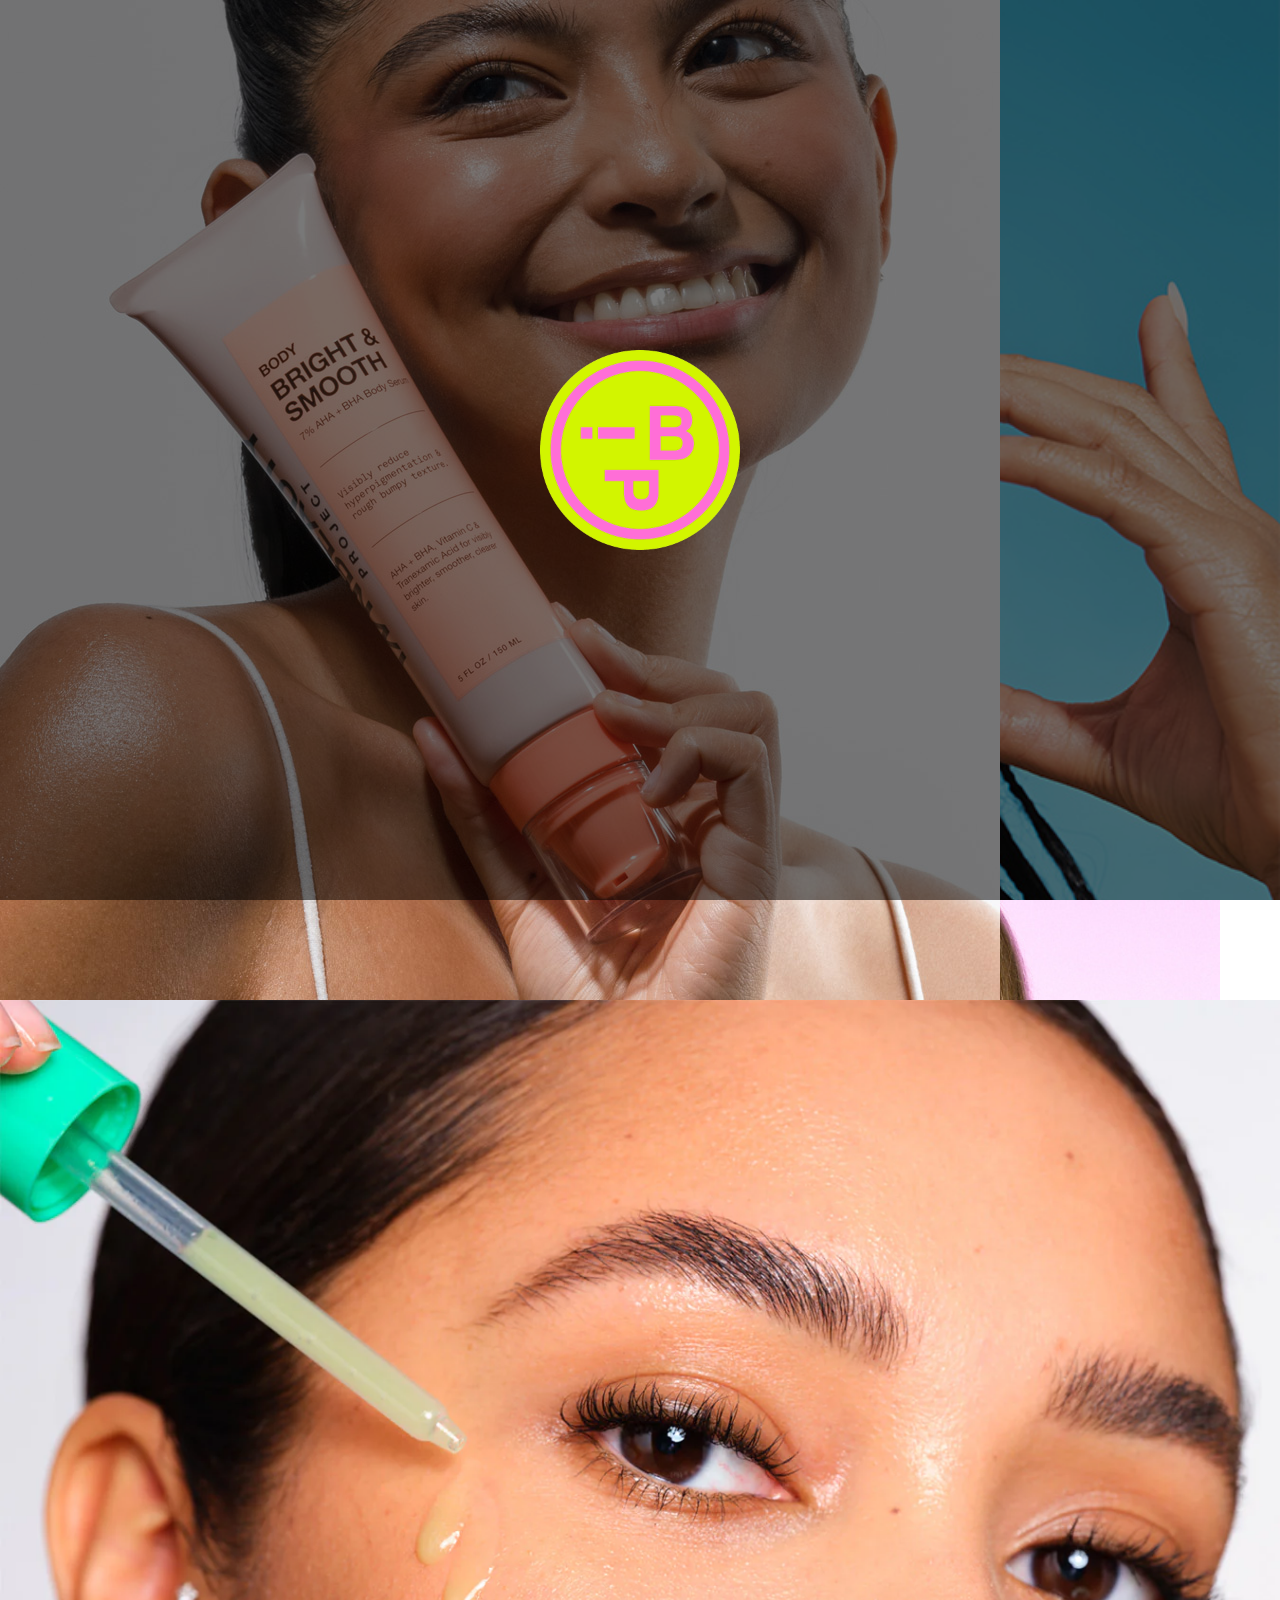
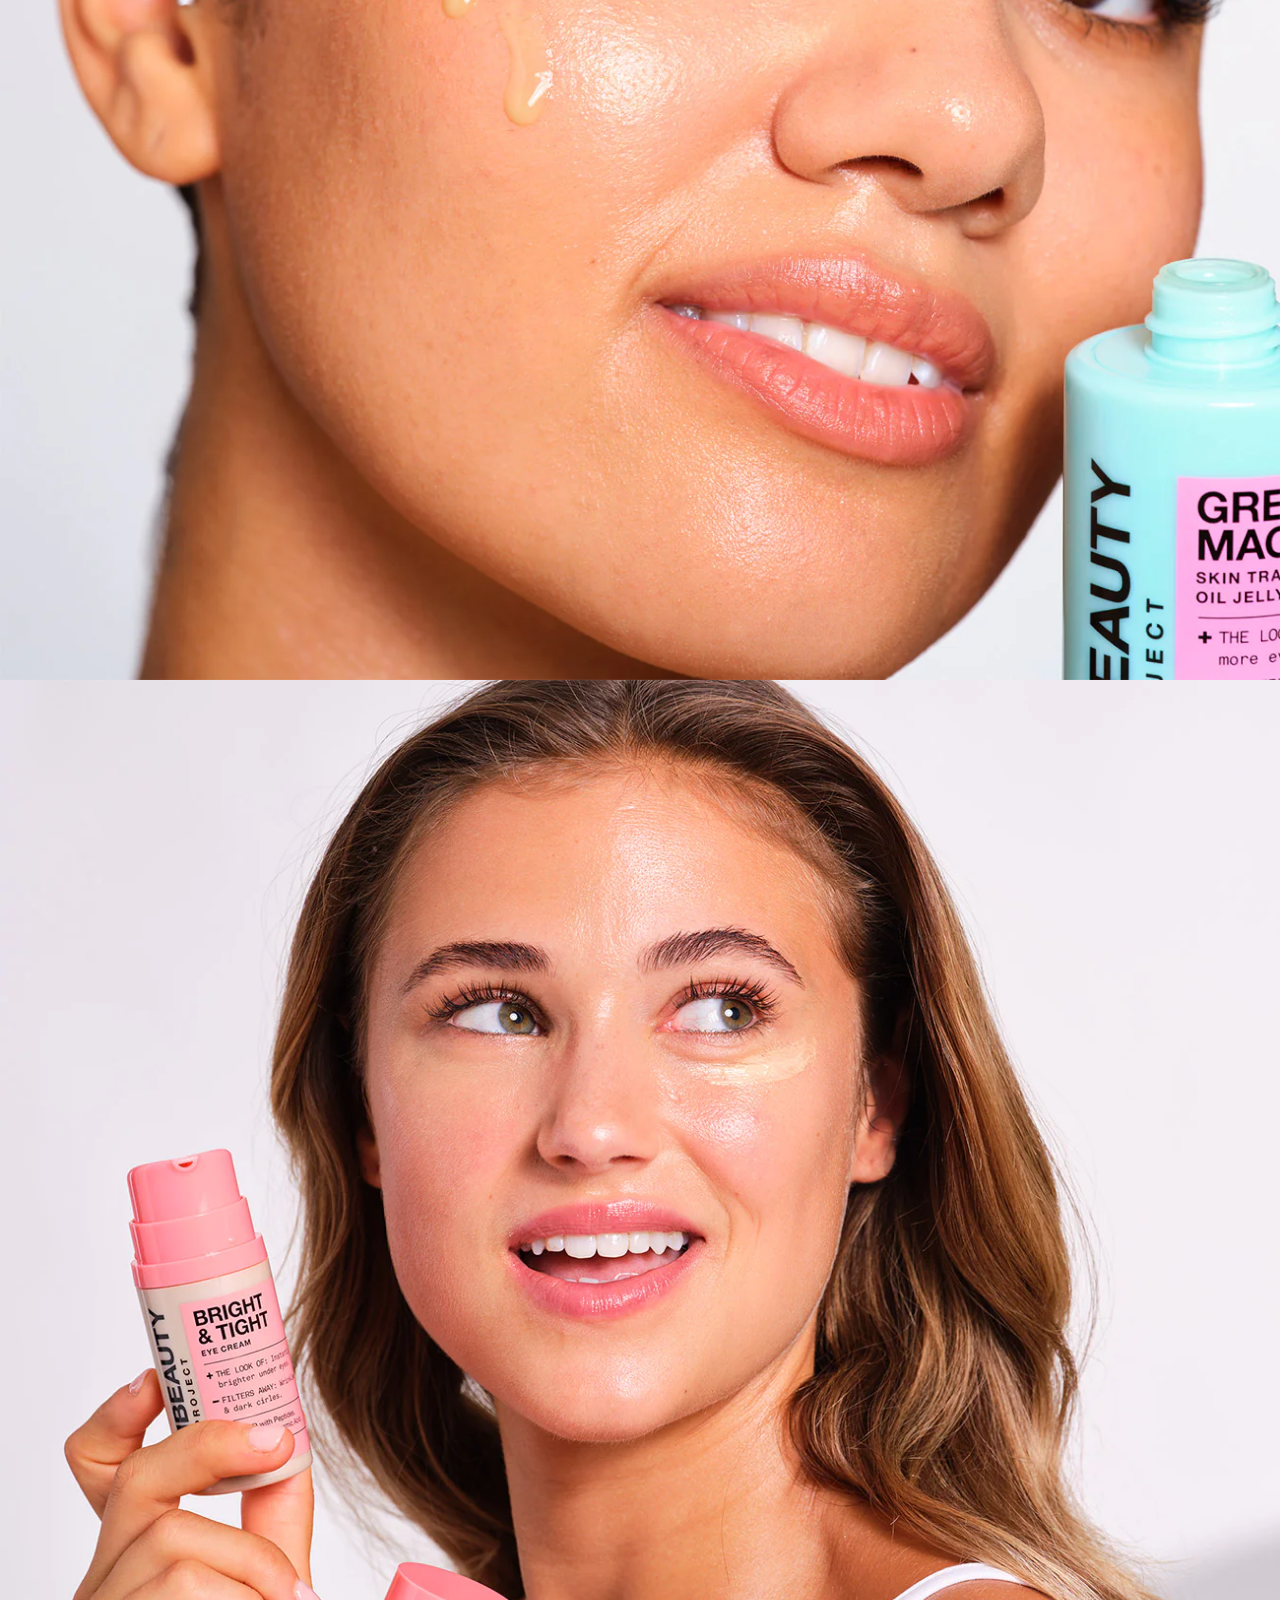
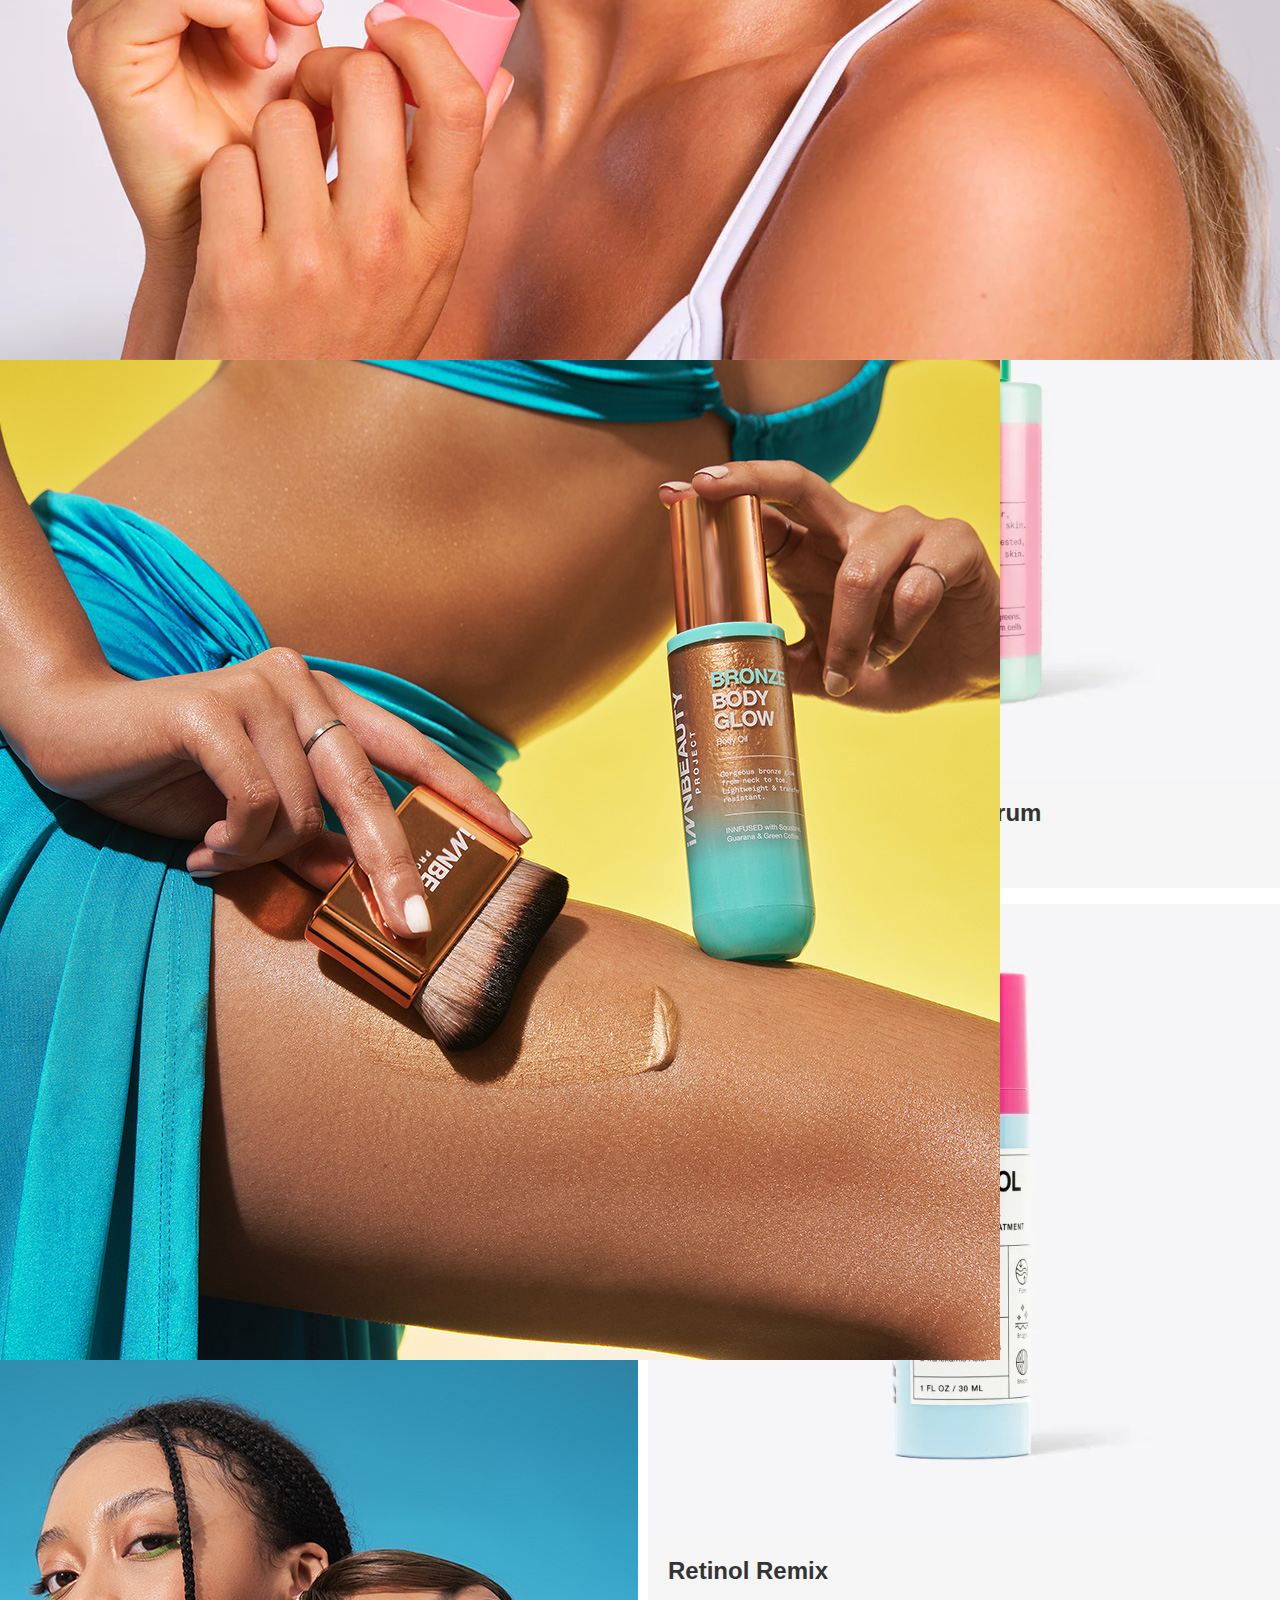
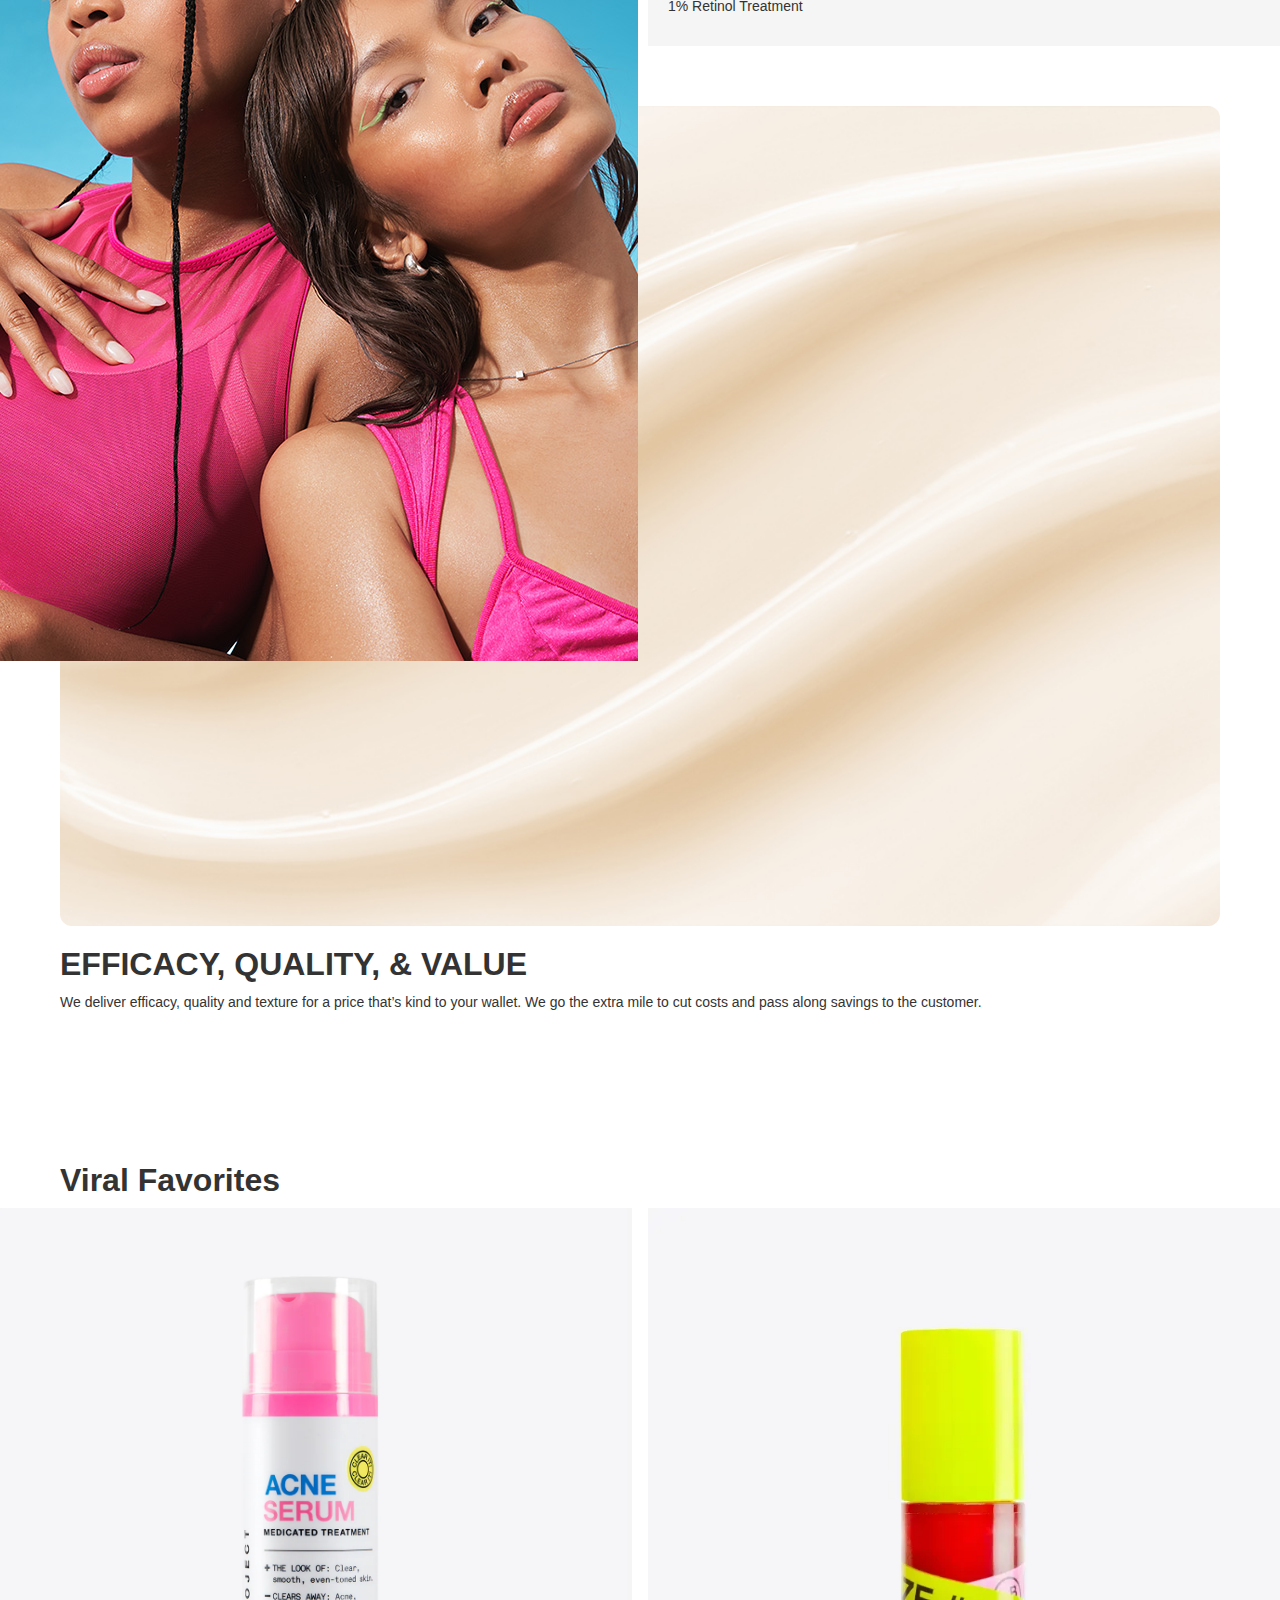
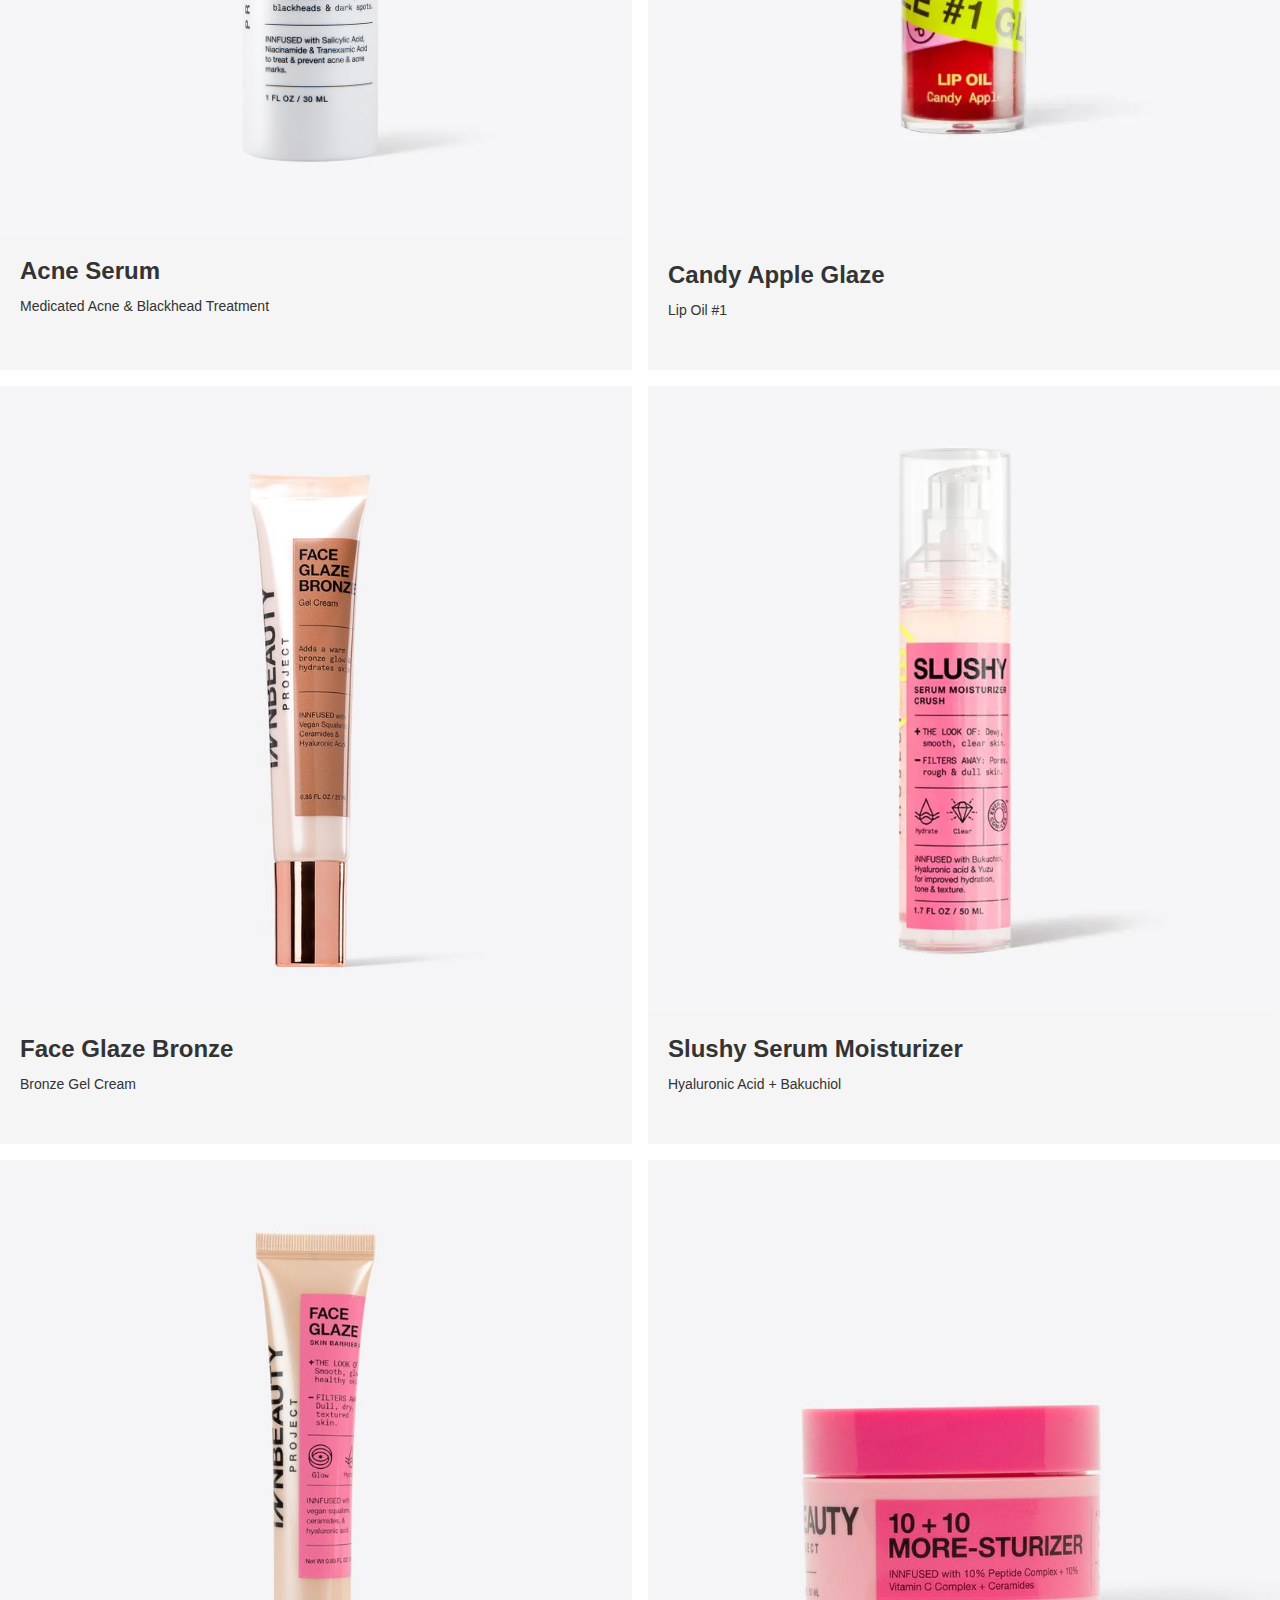
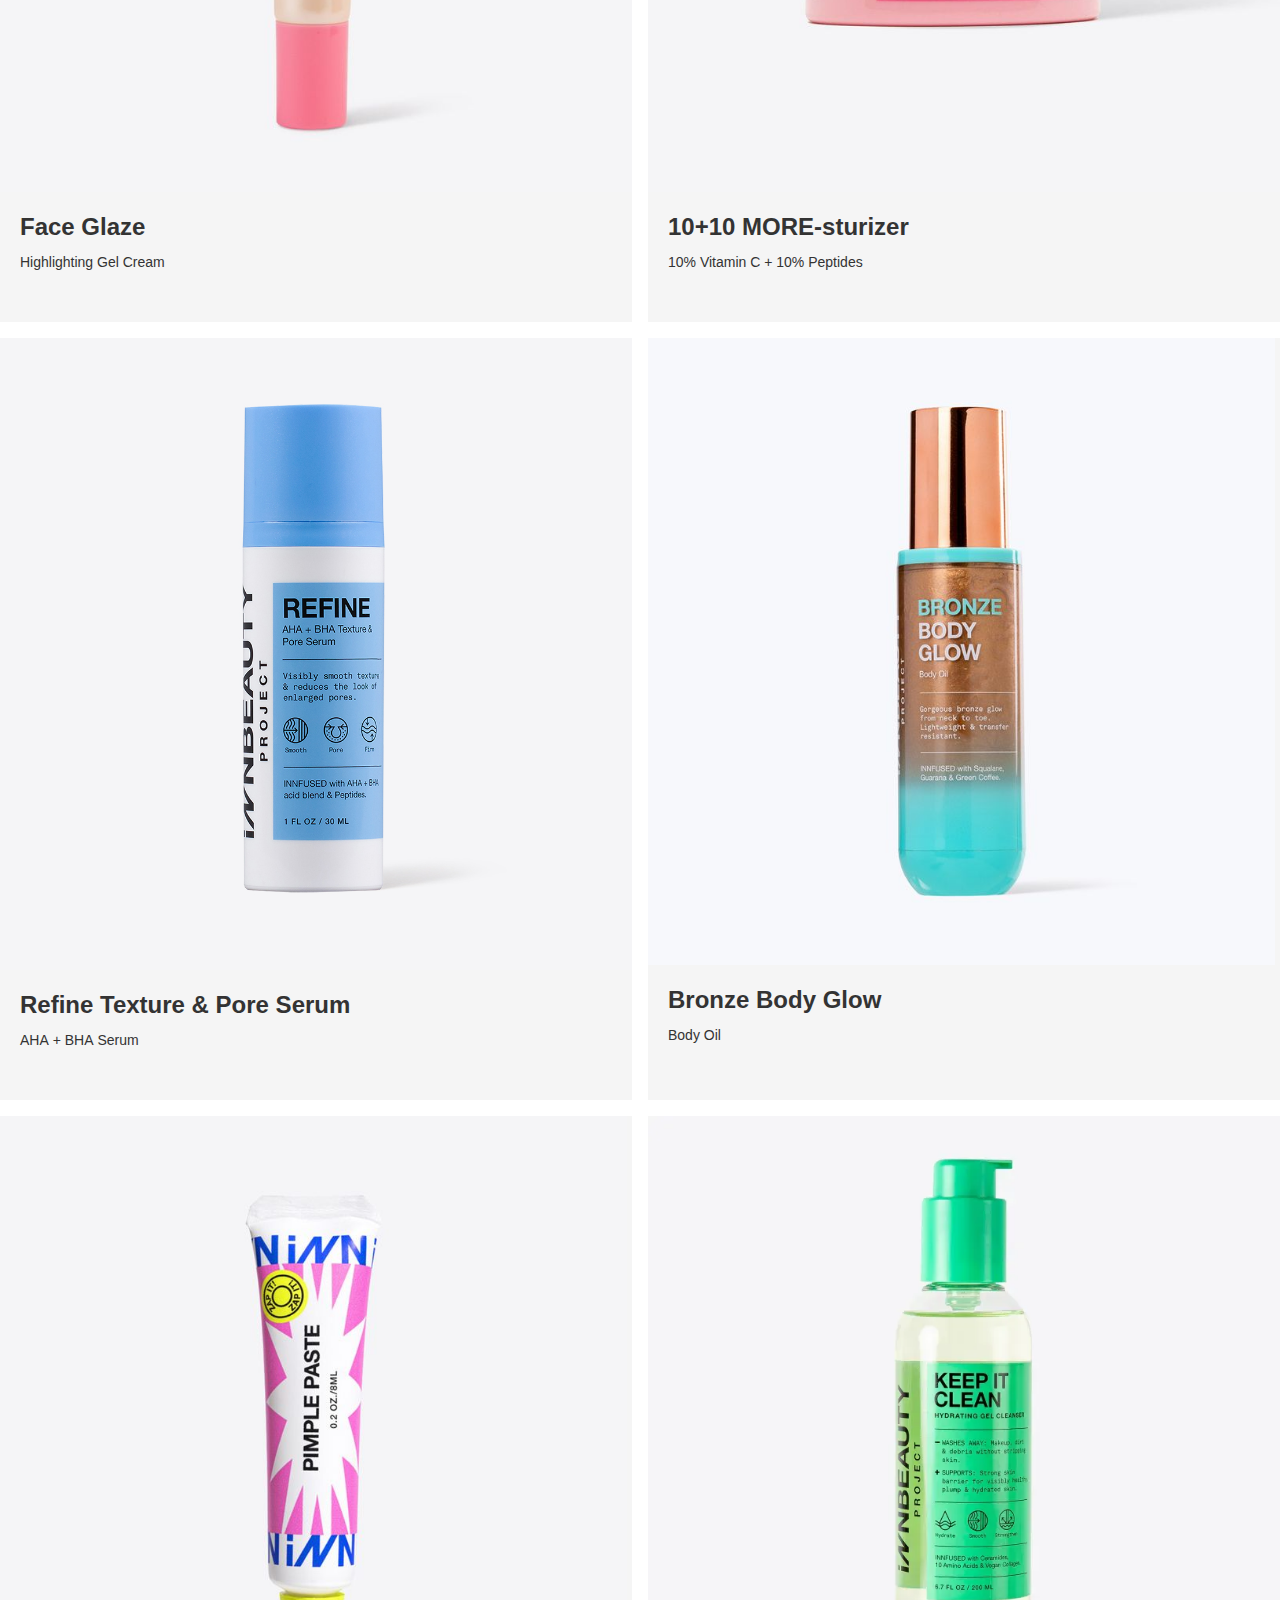
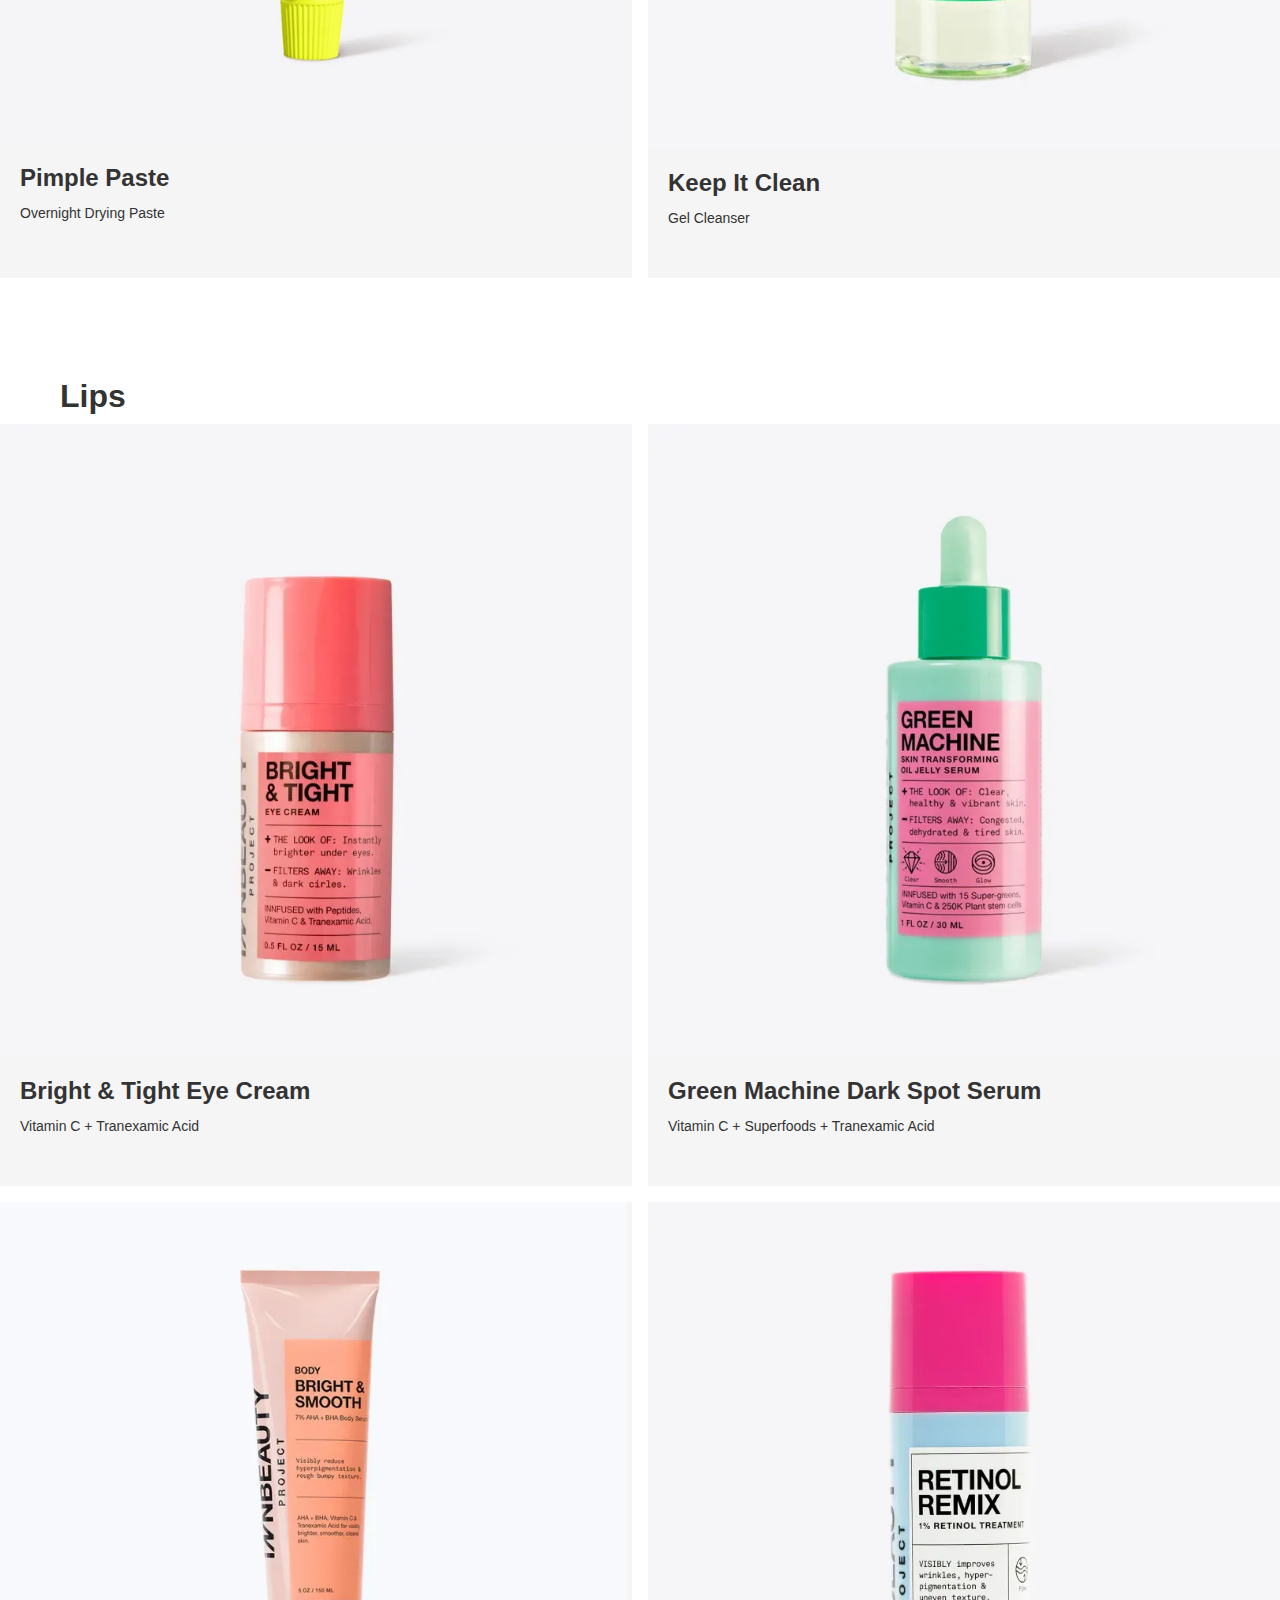
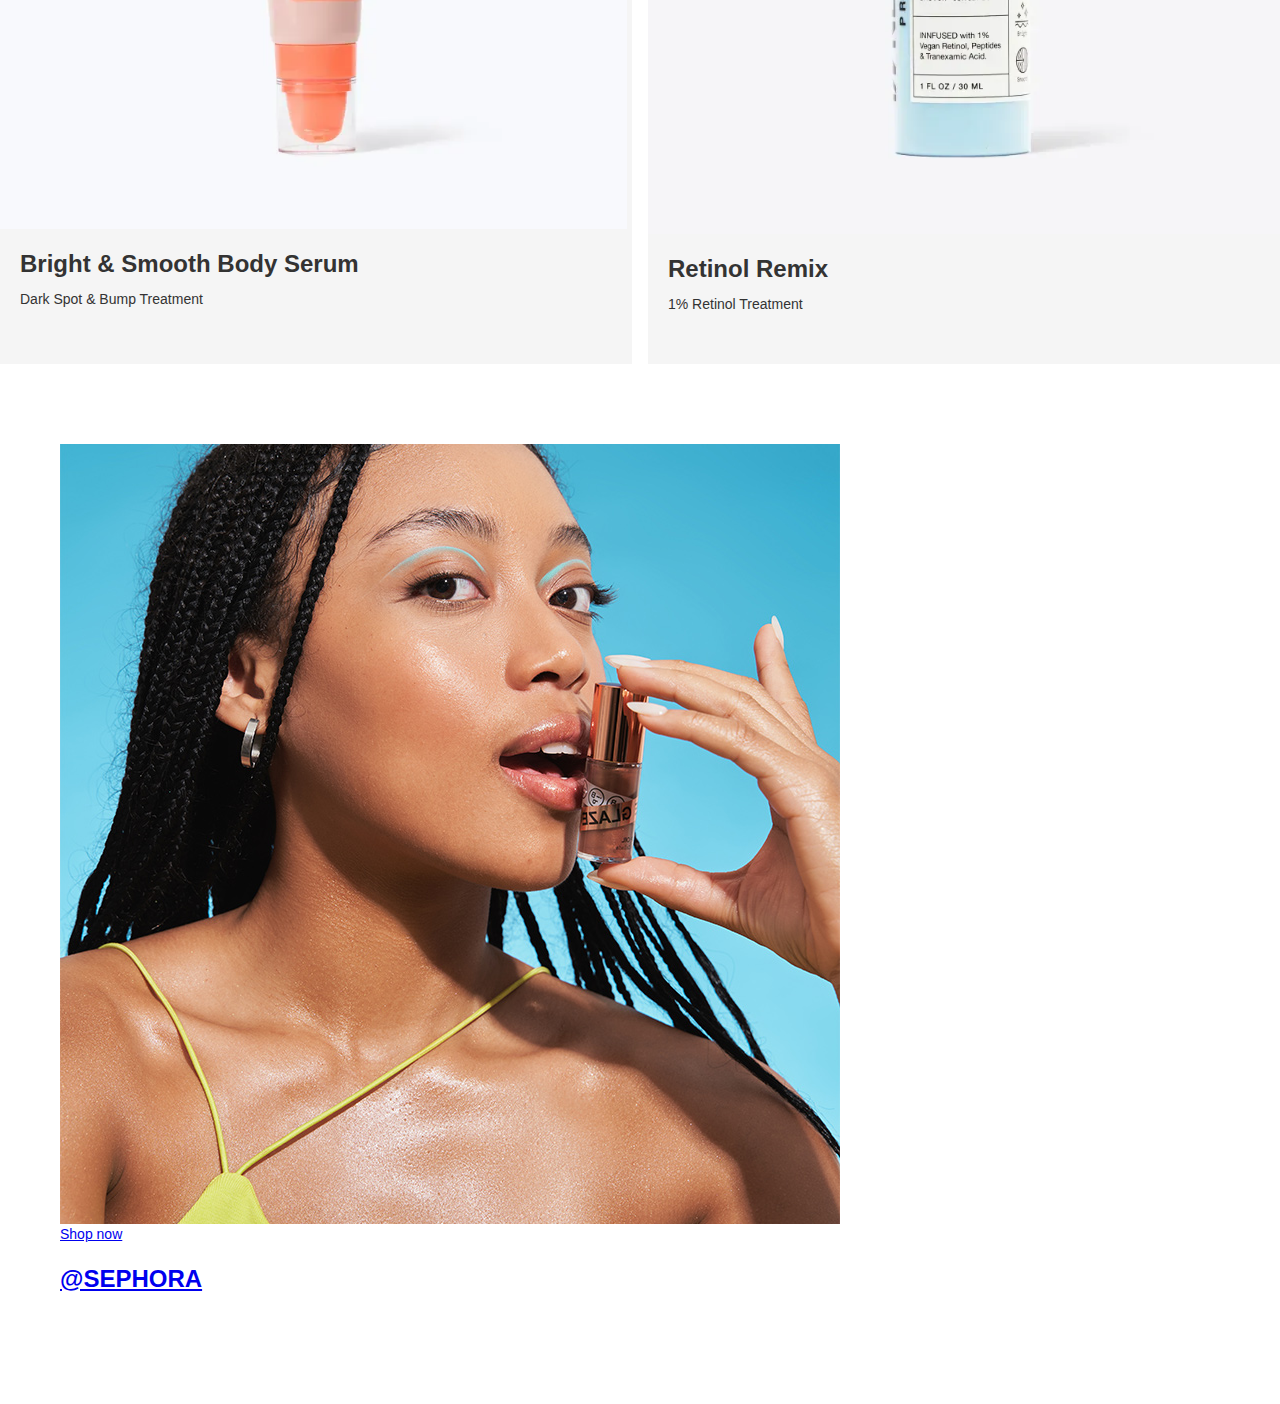
<file: index.html>
<!DOCTYPE html><!--  This site was created in Webflow. https://www.webflow.com  -->
<!--  Last Published: Tue Aug 22 2023 14:50:50 GMT+0000 (Coordinated Universal Time)  -->
<html data-wf-page="64d3b54288958279228a1414" data-wf-site="64d3b54288958279228a1401">
<head>
  <meta charset="utf-8">
  <title>ibp-sephora-brand-page</title>
  <meta content="width=device-width, initial-scale=1" name="viewport">
  <meta content="Webflow" name="generator">
  <link href="css/normalize.css" rel="stylesheet" type="text/css">
  <link href="css/webflow.css" rel="stylesheet" type="text/css">
  <link href="css/ibp-sephora-brand-page.webflow.css" rel="stylesheet" type="text/css">
  <script type="text/javascript">!function(o,c){var n=c.documentElement,t=" w-mod-";n.className+=t+"js",("ontouchstart"in o||o.DocumentTouch&&c instanceof DocumentTouch)&&(n.className+=t+"touch")}(window,document);</script>
  <link href="images/favicon.png" rel="shortcut icon" type="image/x-icon">
  <link href="images/webclip.png" rel="apple-touch-icon">
  <link rel="preload" as="image" href="/images/Bright--smooth-2000x2000-04.jpg">
  <link rel="preload" as="image" href="/images/Homepage-banner---mobile-01.jpg">
  <link rel="preload" as="image" href="/images/bronze-body-glow-01.jpg">
  <link rel="preload" as="image" href="/images/Bright_tight_1300x1300_11.webp">
  <link rel="preload" as="image" href="/images/Greenmachine_1350x1350_01.webp">
  <link rel="preload" as="image" href="/images/GI9qi1AiRfqTvskBBOTe_LBm8oGW2BUv9lEOY.png">
</head>
<body>
  <nav>
    <div class="div-block">
      <a href="https://www.sephora.com/brand/innbeauty-project" target="_blank" class="div-block-2 w-inline-block"><img src="images/ibp-logo.png" loading="lazy" sizes="180px" srcset="images/ibp-logo-p-500.png 500w, images/ibp-logo-p-800.png 800w, images/ibp-logo-p-1080.png 1080w, images/ibp-logo.png 1600w" alt=""></a>
    </div>
  </nav>
  <div data-w-id="cd825e05-1456-fd7c-64af-ee15f13743f4" style="opacity:1;display:block" class="loader">
    <div class="loader-container">
      <div class="div-block-7"><img src="images/GI9qi1AiRfqTvskBBOTe_LBm8oGW2BUv9lEOY.png" loading="eager" sizes="(max-width: 767px) 100vw, 200px" srcset="images/GI9qi1AiRfqTvskBBOTe_LBm8oGW2BUv9lEOY-p-500.png 500w, images/GI9qi1AiRfqTvskBBOTe_LBm8oGW2BUv9lEOY.png 600w" alt="" class="ibp-circle-logo spinning"></div>
    </div>
    <div data-w-id="7bea78f1-432c-29f6-b01e-209b177d47ea" class="loader-images loader-image-5"><img src="images/Bright--smooth-2000x2000-04.jpg" loading="eager" sizes="(max-width: 1000px) 100vw, 1000px" srcset="images/Bright--smooth-2000x2000-04-p-500.jpg 500w, images/Bright--smooth-2000x2000-04-p-800.jpg 800w, images/Bright--smooth-2000x2000-04.jpg 1000w" alt="" class="image-3"></div>
    <div data-w-id="500bb679-2463-30e7-cedf-aeee0ea6996a" class="loader-images loader-image-4"><img src="images/Greenmachine_1350x1350_01.webp" loading="eager" sizes="(max-width: 1350px) 100vw, 1350px" srcset="images/Greenmachine_1350x1350_01-p-500.webp 500w, images/Greenmachine_1350x1350_01-p-800.webp 800w, images/Greenmachine_1350x1350_01-p-1080.webp 1080w, images/Greenmachine_1350x1350_01.webp 1350w" alt="" class="image-3"></div>
    <div data-w-id="faff1385-1deb-8fe5-638d-a1000e7a9d64" class="loader-images loader-image-3"><img src="images/Bright_tight_1300x1300_11.webp" loading="eager" sizes="(max-width: 1300px) 100vw, 1300px" srcset="images/Bright_tight_1300x1300_11-p-500.webp 500w, images/Bright_tight_1300x1300_11-p-800.webp 800w, images/Bright_tight_1300x1300_11-p-1080.webp 1080w, images/Bright_tight_1300x1300_11.webp 1300w" alt="" class="image-3"></div>
    <div data-w-id="8228d7f8-0df2-a193-bbef-2d5c52df797b" class="loader-images loader-image-2"><img src="images/bronze-body-glow-01.jpg" loading="eager" sizes="(max-width: 1000px) 100vw, 1000px" srcset="images/bronze-body-glow-01-p-500.jpg 500w, images/bronze-body-glow-01-p-800.jpg 800w, images/bronze-body-glow-01.jpg 1000w" alt="" class="image-3"></div>
    <div data-w-id="3fe250ea-312b-4bb9-cf88-999114fccff5" class="loader-images loader-image-1"><img src="images/Homepage-banner---mobile-01.jpg" loading="eager" sizes="(max-width: 767px) 100vw, 638px" srcset="images/Homepage-banner---mobile-01-p-500.jpg 500w, images/Homepage-banner---mobile-01.jpg 638w" alt="" class="image-3"></div>
  </div>
  <main class="main">
    <div data-w-id="7e118ed0-2a4f-8054-688e-0fe9863e1e5b" style="opacity:1" class="secondary-loader"></div>
    <div class="hero">
      <div class="hero-container">
        <div class="hero-bg-img"><img src="images/Homepage-banner---mobile-05.jpg" loading="eager" sizes="100vw" srcset="images/Homepage-banner---mobile-05-p-500.jpg 500w, images/Homepage-banner---mobile-05.jpg 600w" alt="" class="image"><img src="images/Clinical--clean-badge-01.png" loading="lazy" width="80" alt="" class="badge spinning hero-badge"></div>
        <div class="hero-content">
          <div>
            <div class="white-text bold-font hero-subtext">SKINCARE THAT&#x27;S</div>
          </div>
          <div>
            <h1 class="xl-headline white-text">Fun on the outside,<br>serious on the inside.</h1>
          </div>
        </div>
      </div>
    </div>
    <div class="section">
      <div class="container">
        <div class="stacked-section">
          <div class="rounded-image"><img src="images/Alisa--Jen-01.jpg" loading="eager" data-w-id="5829d905-95a2-6a4c-b7cc-68a8d7261763" sizes="(max-width: 479px) 93vw, (max-width: 767px) 95vw, (max-width: 991px) 88vw, 99vw" srcset="images/Alisa--Jen-01-p-500.jpg 500w, images/Alisa--Jen-01-p-800.jpg 800w, images/Alisa--Jen-01.jpg 1000w" alt="" class="image-2"></div>
          <div class="stacked-content">
            <h2 class="h3">TWO INDUSTRY PROS</h2>
            <p>We go beyond the hype of a single ingredient, packing science backed &amp; clinically proven ingredients into effective formulas - at unbeatable value.</p>
            <div class="button-container hide">
              <a href="#learn-more" class="button w-button">LEARN MORE</a>
            </div>
          </div>
        </div>
      </div>
    </div>
    <div id="learn-more" class="section">
      <div class="spacer-20px"></div>
      <div class="container">
        <div class="stacked-section">
          <div class="div-block-3"><img src="images/Clinical--clean-badge-01.png" loading="lazy" width="80" alt="" class="badge spinning first-badge">
            <div class="w-embed">
              <style>
.spinning {
	animation: spin 13s linear infinite;
}
@-moz-keyframes spin {
    from { -moz-transform: rotate(0deg); }
    to { -moz-transform: rotate(360deg); }
}
@-webkit-keyframes spin {
    from { -webkit-transform: rotate(0deg); }
    to { -webkit-transform: rotate(360deg); }
}
@keyframes spin {
    from {transform:rotate(0deg);}
    to {transform:rotate(360deg);}
}
</style>
            </div>
            <div class="rounded-image"><img src="images/Untitled-1.jpg" loading="lazy" data-w-id="52bf4747-c957-95d1-2d30-7c0e09ab6569" sizes="(max-width: 479px) 93vw, (max-width: 767px) 95vw, (max-width: 991px) 88vw, 99vw" srcset="images/Untitled-1-p-500.jpg 500w, images/Untitled-1-p-800.jpg 800w, images/Untitled-1.jpg 1000w" alt="" class="image-2"></div>
          </div>
          <div class="stacked-content">
            <h2 class="h3">EFFICACY, QUALITY, &amp; VALUE</h2>
            <p class="paragraph">We deliver efficacy, quality and texture for a price that’s kind to your wallet. We go the extra mile to cut costs and pass along savings to the customer.</p>
          </div>
        </div>
      </div>
      <div class="spacer-20px"></div>
    </div>
    <div id="learn-more" class="section">
      <div class="container">
        <h2 class="h3">REAL RESULTS</h2>
        <div>
          <div data-delay="4000" data-animation="cross" class="bandaslider w-slider" data-autoplay="false" data-easing="ease" data-hide-arrows="false" data-disable-swipe="false" data-autoplay-limit="0" data-nav-spacing="3" data-duration="350" data-infinite="true">
            <div class="w-slider-mask">
              <div class="w-slide"><img sizes="(max-width: 479px) 93vw, (max-width: 767px) 95vw, (max-width: 991px) 88vw, (max-width: 1333px) 90vw, 1200px" srcset="images/ba-acne.png 500w, images/ba-acne.png 800w, images/ba-acne.png 1200w" src="images/ba-acne.png" loading="lazy" alt=""></div>
              <div class="w-slide"><img sizes="(max-width: 479px) 93vw, (max-width: 767px) 95vw, (max-width: 991px) 88vw, (max-width: 1333px) 90vw, 1200px" srcset="images/ba-btec-2-p-500.png 500w, images/ba-btec-2-p-800.png 800w, images/ba-btec-2.png 1200w" src="images/ba-btec-2.png" loading="lazy" alt=""></div>
              <div class="w-slide"><img sizes="(max-width: 479px) 93vw, (max-width: 767px) 95vw, (max-width: 991px) 88vw, (max-width: 1333px) 90vw, 1200px" srcset="images/ba-green-p-500.png 500w, images/ba-green-p-800.png 800w, images/ba-green.png 1200w" src="images/ba-green.png" loading="lazy" alt=""></div>
              <div class="w-slide"><img sizes="(max-width: 479px) 93vw, (max-width: 767px) 95vw, (max-width: 991px) 88vw, (max-width: 1333px) 90vw, 1200px" srcset="images/ba-retinol-p-500.png 500w, images/ba-retinol-p-800.png 800w, images/ba-retinol.png 1200w" src="images/ba-retinol.png" loading="lazy" alt=""></div>
              <div class="w-slide"><img src="images/ba-slushy.png" loading="lazy" sizes="(max-width: 479px) 93vw, (max-width: 767px) 95vw, (max-width: 991px) 88vw, (max-width: 1333px) 90vw, 1200px" srcset="images/ba-slushy-p-500.png 500w, images/ba-slushy-p-800.png 800w, images/ba-slushy.png 1200w" alt=""></div>
            </div>
            <div class="banda-left w-slider-arrow-left">
              <div class="custom-slide-nav-button">
                <div class="w-embed"><svg xmlns="http://www.w3.org/2000/svg" width="18.18" height="17.703" viewbox="0 0 18.18 17.703">
                    <g id="Group_269" data-name="Group 269" transform="translate(-303.971 -1522.134)">
                      <line id="Line_27" data-name="Line 27" x1="17.427" transform="translate(304.723 1530.986)" fill="none" stroke="#231f20" stroke-miterlimit="10" stroke-width="1"></line>
                      <path id="Path_384" data-name="Path 384" d="M289.433,7.759l-9.551,8.478,9.551,8.478" transform="translate(24.842 1514.749)" fill="none" stroke="#231f20" stroke-miterlimit="10" stroke-width="1"></path>
                    </g>
                  </svg></div>
              </div>
            </div>
            <div class="banda-right w-slider-arrow-right">
              <div class="custom-slide-nav-button">
                <div class="w-embed"><svg xmlns="http://www.w3.org/2000/svg" width="18.18" height="17.703" viewbox="0 0 18.18 17.703">
                    <g id="Group_270" data-name="Group 270" transform="translate(-344.061 -1522.134)">
                      <line id="Line_28" data-name="Line 28" x2="17.427" transform="translate(344.061 1530.986)" fill="none" stroke="#231f20" stroke-miterlimit="10" stroke-width="1"></line>
                      <path id="Path_385" data-name="Path 385" d="M321.8,7.759l9.551,8.478L321.8,24.714" transform="translate(30.137 1514.749)" fill="none" stroke="#231f20" stroke-miterlimit="10" stroke-width="1"></path>
                    </g>
                  </svg></div>
              </div>
            </div>
            <div class="slide-nav realresultsnav w-slider-nav w-round"></div>
          </div>
        </div>
        <div class="spacer-20px"></div>
      </div>
    </div>
    <div class="section">
      <div class="spacer-20px"></div>
      <div class="section-header">
        <div class="container">
          <h2 class="h2">Best Sellers</h2>
        </div>
      </div>
      <div class="product-grid">
        <div class="product-card">
          <div class="product-image"><img src="images/Bright_tightheroimage_1350x1350_01.webp" loading="lazy" sizes="(max-width: 479px) 68vw, (max-width: 991px) 49vw, (max-width: 3292px) 50vw, 1646px" srcset="images/Bright_tightheroimage_1350x1350_01-p-500.webp 500w, images/Bright_tightheroimage_1350x1350_01-p-800.webp 800w, images/Bright_tightheroimage_1350x1350_01-p-1080.webp 1080w, images/Bright_tightheroimage_1350x1350_01-p-1600.webp 1600w, images/Bright_tightheroimage_1350x1350_01.webp 1646w" alt=""></div>
          <div class="product-content">
            <h3 class="product-title">Bright &amp; Tight Eye Cream</h3>
            <p class="product-subtext">Vitamin C + Tranexamic Acid</p>
          </div>
          <div class="product-card-button">
            <a data-w-id="7b9cd4dd-deee-6bd4-c348-2f22ef639dd8" href="#" class="button outline-button green-machine-button w-button">LEARN MORE</a>
            <div class="flyout eye-cream-flyout">
              <div data-w-id="5a2e9238-ed17-972e-58b4-f875068c826c" class="flyout-close">
                <div class="close-x">
                  <div class="plus-x">+</div>
                </div>
              </div>
              <div class="flyout-container">
                <div class="flyout-inner">
                  <div class="flyout-hero">
                    <div class="flyout-hero-image">
                      <div data-delay="4000" data-animation="slide" class="slider w-slider" data-autoplay="false" data-easing="ease-out-cubic" data-hide-arrows="true" data-disable-swipe="false" data-autoplay-limit="0" data-nav-spacing="5" data-duration="300" data-infinite="true">
                        <div class="w-slider-mask">
                          <div class="w-slide"><img sizes="100vw" srcset="images/Bright_tight_1300x1300_11-p-500.webp 500w, images/Bright_tight_1300x1300_11-p-800.webp 800w, images/Bright_tight_1300x1300_11-p-1080.webp 1080w, images/Bright_tight_1300x1300_11.webp 1300w" src="images/Bright_tight_1300x1300_11.webp" loading="lazy" alt=""></div>
                          <div class="w-slide"><img sizes="100vw" srcset="images/Bright_tight_1350x1350_05-p-500.webp 500w, images/Bright_tight_1350x1350_05-p-800.webp 800w, images/Bright_tight_1350x1350_05-p-1080.webp 1080w, images/Bright_tight_1350x1350_05.webp 1350w" src="images/Bright_tight_1350x1350_05.webp" loading="lazy" alt=""></div>
                          <div class="w-slide"><img sizes="100vw" srcset="images/Eye-graphic-2000x2000-01-p-500.jpg 500w, images/Eye-graphic-2000x2000-01-p-800.jpg 800w, images/Eye-graphic-2000x2000-01.jpg 1000w" src="images/Eye-graphic-2000x2000-01.jpg" loading="lazy" alt=""></div>
                        </div>
                        <div class="left-arrow w-slider-arrow-left">
                          <div class="icon w-icon-slider-left"></div>
                        </div>
                        <div class="right-arrow w-slider-arrow-right">
                          <div class="icon w-icon-slider-right"></div>
                        </div>
                        <div class="slide-nav w-slider-nav w-round"></div>
                      </div>
                    </div>
                  </div>
                  <div class="container overflow-hidden">
                    <div class="spacer-10px"></div>
                    <div class="spacer-20px"></div>
                    <div>
                      <h2 class="h2">Bright &amp; Tight Eye Cream</h2>
                      <p class="product-subtext">Vitamin C + Tranexamic Acid + Peptides</p>
                      <div class="spacer-10px"></div>
                      <p class="paragraph">Good-bye dark circles! A refreshing &amp; hydrating eye cream that instantly brightens the eye area for a refreshed, wide-awake look.<br><br>With 15% clinically active ingredients, Bright &amp; Tight Eye Cream works to reduce the look of dark circles &amp; smooth wrinkles over time, no matter your tone.</p>
                    </div>
                    <div class="spacer-20px"></div>
                    <div class="spacer-10px"></div>
                  </div>
                  <div class="tabs-section">
                    <div class="div-block-6">
                      <div data-current="Tab 2" data-easing="ease" data-duration-in="300" data-duration-out="100" class="tabs w-tabs">
                        <div class="tabs-menu w-tab-menu">
                          <a data-w-tab="Tab 1" class="tab-link-tab-2 w-inline-block w-tab-link">
                            <div class="tab-title">The Results</div>
                          </a>
                          <a data-w-tab="Tab 2" class="tab-link-tab-2 w-inline-block w-tab-link w--current">
                            <div class="tab-title">How to Use</div>
                          </a>
                          <a data-w-tab="Tab 3" class="tab-link-tab-2 w-inline-block w-tab-link">
                            <div class="tab-title">Ingredients</div>
                          </a>
                        </div>
                        <div class="w-tab-content">
                          <div data-w-tab="Tab 1" class="w-tab-pane">
                            <div class="tab-inner">
                              <div class="container">
                                <div class="before-after-section">
                                  <h3>Before &amp; After</h3>
                                  <div class="div-block-8">
                                    <div data-delay="4000" data-animation="slide" class="slider-2 w-slider" data-autoplay="false" data-easing="ease" data-hide-arrows="false" data-disable-swipe="false" data-autoplay-limit="0" data-nav-spacing="3" data-duration="500" data-infinite="true">
                                      <div class="w-slider-mask">
                                        <div class="w-slide"><img sizes="100vw" srcset="images/ba-btec-1-p-500.jpg 500w, images/ba-btec-1.jpg 690w" src="images/ba-btec-1.jpg" loading="lazy" alt=""></div>
                                        <div class="w-slide"><img sizes="100vw" srcset="images/ba-btec-3-p-500.jpg 500w, images/ba-btec-3.jpg 690w" src="images/ba-btec-3.jpg" loading="lazy" alt=""></div>
                                        <div class="w-slide"><img sizes="100vw" srcset="images/ba-btec-2-p-500.jpg 500w, images/ba-btec-2.jpg 690w" src="images/ba-btec-2.jpg" loading="lazy" alt=""></div>
                                      </div>
                                      <div class="left-arrow-2 w-slider-arrow-left">
                                        <div class="w-icon-slider-left"></div>
                                      </div>
                                      <div class="right-arrow-2 w-slider-arrow-right">
                                        <div class="w-icon-slider-right"></div>
                                      </div>
                                      <div class="slide-nav w-slider-nav w-round"></div>
                                    </div>
                                  </div>
                                </div>
                                <div class="div-block-12"><img sizes="100vw" srcset="images/Eye-graphic-1080x1080-02-p-500.jpg 500w, images/Eye-graphic-1080x1080-02-p-800.jpg 800w, images/Eye-graphic-1080x1080-02.jpg 1080w" src="images/Eye-graphic-1080x1080-02.jpg" loading="lazy" alt=""></div>
                              </div>
                            </div>
                          </div>
                          <div data-w-tab="Tab 2" class="w-tab-pane w--tab-active">
                            <div class="tab-inner">
                              <div class="container">
                                <p class="paragraph">Apply a half of a pump of Bright &amp; Tight 360 degrees around each eye &amp; gently massage in.</p>
                                <div class="div-block-12"><img sizes="100vw" srcset="images/image-p-500.png 500w, images/image-p-800.png 800w, images/image-p-1080.png 1080w, images/image.png 1216w" src="images/image.png" loading="lazy" alt=""></div>
                              </div>
                            </div>
                          </div>
                          <div data-w-tab="Tab 3" class="w-tab-pane">
                            <div class="tab-inner">
                              <div class="container"><img sizes="(max-width: 479px) 93vw, (max-width: 767px) 95vw, 100vw" srcset="images/Bright_tight_1350x1350_06-p-500.webp 500w, images/Bright_tight_1350x1350_06-p-800.webp 800w, images/Bright_tight_1350x1350_06-p-1080.webp 1080w, images/Bright_tight_1350x1350_06.webp 1350w" src="images/Bright_tight_1350x1350_06.webp" loading="lazy" alt=""></div>
                            </div>
                          </div>
                        </div>
                      </div>
                    </div>
                  </div>
                </div>
              </div>
            </div>
          </div>
          <div class="product-badge"><img src="images/2018-june-cleanbeauty-clean-seal-EDIT-us-final-outlined.png" loading="lazy" sizes="(max-width: 479px) 60px, (max-width: 767px) 76px, 100vw" srcset="images/2018-june-cleanbeauty-clean-seal-EDIT-us-final-outlined-p-500.png 500w, images/2018-june-cleanbeauty-clean-seal-EDIT-us-final-outlined.png 640w" alt="" class="sephora-badge"></div>
        </div>
        <div class="product-card">
          <div class="product-image"><img src="images/Greenmachineserum_2000x2000_01_1.webp" loading="lazy" sizes="(max-width: 479px) 68vw, (max-width: 991px) 49vw, (max-width: 4000px) 50vw, 2000px" srcset="images/Greenmachineserum_2000x2000_01_1-p-500.webp 500w, images/Greenmachineserum_2000x2000_01_1-p-800.webp 800w, images/Greenmachineserum_2000x2000_01_1-p-1080.webp 1080w, images/Greenmachineserum_2000x2000_01_1-p-1600.webp 1600w, images/Greenmachineserum_2000x2000_01_1.webp 2000w" alt=""></div>
          <div class="product-content">
            <h3 class="product-title">Green Machine Dark Spot Serum</h3>
            <p class="product-subtext">Vitamin C + Superfoods + Tranexamic Acid</p>
          </div>
          <div class="product-card-button">
            <a data-w-id="cb59784f-dd7c-2058-1425-567b2c953328" href="#" class="button outline-button green-machine-button w-button">LEARN MORE</a>
            <div class="flyout green-machine-flyout">
              <div data-w-id="761cb2d2-9a2e-d2c9-6b4a-7cb0b30b751e" class="flyout-close">
                <div class="close-x">
                  <div class="plus-x">+</div>
                </div>
              </div>
              <div class="flyout-container">
                <div class="flyout-inner">
                  <div class="flyout-hero">
                    <div class="flyout-hero-image">
                      <div data-delay="4000" data-animation="slide" class="slider w-slider" data-autoplay="false" data-easing="ease-out-cubic" data-hide-arrows="true" data-disable-swipe="false" data-autoplay-limit="0" data-nav-spacing="5" data-duration="300" data-infinite="true">
                        <div class="w-slider-mask">
                          <div class="w-slide"><img src="images/Greenmachineserum_2000x2000_01_1.webp" loading="lazy" sizes="100vw" srcset="images/Greenmachineserum_2000x2000_01_1-p-500.webp 500w, images/Greenmachineserum_2000x2000_01_1-p-800.webp 800w, images/Greenmachineserum_2000x2000_01_1-p-1080.webp 1080w, images/Greenmachineserum_2000x2000_01_1-p-1600.webp 1600w, images/Greenmachineserum_2000x2000_01_1.webp 2000w" alt=""></div>
                          <div class="w-slide"><img src="images/Greenmachine_1350x1350_01.webp" loading="lazy" sizes="100vw" srcset="images/Greenmachine_1350x1350_01-p-500.webp 500w, images/Greenmachine_1350x1350_01-p-800.webp 800w, images/Greenmachine_1350x1350_01-p-1080.webp 1080w, images/Greenmachine_1350x1350_01.webp 1350w" alt=""></div>
                          <div class="w-slide"><img src="images/Green-machine---infographic-2000x2000-04.jpg" loading="lazy" sizes="100vw" srcset="images/Green-machine---infographic-2000x2000-04-p-500.jpg 500w, images/Green-machine---infographic-2000x2000-04-p-800.jpg 800w, images/Green-machine---infographic-2000x2000-04-p-1080.jpg 1080w, images/Green-machine---infographic-2000x2000-04-p-1600.jpg 1600w, images/Green-machine---infographic-2000x2000-04.jpg 2000w" alt=""></div>
                          <div class="w-slide"><img src="images/GMB_A_1080x1080_01.webp" loading="lazy" sizes="100vw" srcset="images/GMB_A_1080x1080_01-p-500.webp 500w, images/GMB_A_1080x1080_01-p-800.webp 800w, images/GMB_A_1080x1080_01.webp 1080w" alt=""></div>
                        </div>
                        <div class="left-arrow w-slider-arrow-left">
                          <div class="icon w-icon-slider-left"></div>
                        </div>
                        <div class="right-arrow w-slider-arrow-right">
                          <div class="icon w-icon-slider-right"></div>
                        </div>
                        <div class="slide-nav w-slider-nav w-round"></div>
                      </div>
                    </div>
                  </div>
                  <div class="container overflow-hidden">
                    <div class="spacer-10px"></div>
                    <div class="spacer-20px"></div>
                    <div>
                      <h2 class="h2">Green Machine Dark Spot Serum</h2>
                      <p class="product-subtext">Vitamin C + Superfoods + Plant Stem Cells</p>
                      <div class="spacer-10px"></div>
                      <p class="paragraph">This Vitamin C serum helps improve the look of dark spots &amp; hyperpigmentation while delivering radiant &amp; visibly firmer skin. Infused with shelf-stable, oil-soluble vitamin C, 15 superfoods, &amp; plant stem cells. Suitable for sensitive skin.</p>
                    </div>
                    <div class="spacer-20px"></div>
                    <div class="spacer-10px"></div>
                  </div>
                  <div class="tabs-section">
                    <div class="div-block-6">
                      <div data-current="Tab 1" data-easing="ease" data-duration-in="300" data-duration-out="100" class="tabs w-tabs">
                        <div class="tabs-menu w-tab-menu">
                          <a data-w-tab="Tab 1" class="tab-link-tab-2 w-inline-block w-tab-link w--current">
                            <div class="tab-title">The Results</div>
                          </a>
                          <a data-w-tab="Tab 2" class="tab-link-tab-2 w-inline-block w-tab-link">
                            <div class="tab-title">How to Use</div>
                          </a>
                          <a data-w-tab="Tab 3" class="tab-link-tab-2 w-inline-block w-tab-link">
                            <div class="tab-title">Ingredients</div>
                          </a>
                        </div>
                        <div class="w-tab-content">
                          <div data-w-tab="Tab 1" class="w-tab-pane w--tab-active">
                            <div class="tab-inner">
                              <div class="container">
                                <div class="before-after-section">
                                  <h3>Before &amp; After</h3>
                                  <div class="div-block-8">
                                    <div data-delay="4000" data-animation="slide" class="slider-2 w-slider" data-autoplay="false" data-easing="ease" data-hide-arrows="false" data-disable-swipe="false" data-autoplay-limit="0" data-nav-spacing="3" data-duration="500" data-infinite="true">
                                      <div class="w-slider-mask">
                                        <div class="w-slide"><img sizes="100vw" srcset="images/ba-gm-1-p-500.jpg 500w, images/ba-gm-1.jpg 690w" src="images/ba-gm-1.jpg" loading="lazy" alt=""></div>
                                        <div class="w-slide"><img sizes="100vw" srcset="images/ba-gm-2-p-500.jpg 500w, images/ba-gm-2.jpg 690w" src="images/ba-gm-2.jpg" loading="lazy" alt=""></div>
                                        <div class="w-slide"><img sizes="100vw" srcset="images/ba-gm-3-p-500.jpg 500w, images/ba-gm-3.jpg 690w" src="images/ba-gm-3.jpg" loading="lazy" alt=""></div>
                                      </div>
                                      <div class="left-arrow-2 w-slider-arrow-left">
                                        <div class="w-icon-slider-left"></div>
                                      </div>
                                      <div class="right-arrow-2 w-slider-arrow-right">
                                        <div class="w-icon-slider-right"></div>
                                      </div>
                                      <div class="slide-nav w-slider-nav w-round"></div>
                                    </div>
                                  </div>
                                </div>
                              </div>
                            </div>
                          </div>
                          <div data-w-tab="Tab 2" class="w-tab-pane">
                            <div class="tab-inner">
                              <div class="container">
                                <p class="paragraph">Apply 3-4 drops or more to clean skin after you cleanse &amp; tone. Apply onto hands or directly onto your face and massage in. Green Machine can be used day &amp; night. If you have dry skin, you can layer a moisturizer on top of Green Machine. If you have oily skin, Green Machine can replace your serum &amp; moisturizer step.<br></p>
                              </div>
                            </div>
                          </div>
                          <div data-w-tab="Tab 3" class="w-tab-pane">
                            <div class="tab-inner">
                              <div class="container"><img sizes="(max-width: 479px) 93vw, (max-width: 767px) 95vw, 100vw" srcset="images/Greenmachine-infographic_1350x1350_03-p-500.webp 500w, images/Greenmachine-infographic_1350x1350_03-p-800.webp 800w, images/Greenmachine-infographic_1350x1350_03-p-1080.webp 1080w, images/Greenmachine-infographic_1350x1350_03.webp 1350w" src="images/Greenmachine-infographic_1350x1350_03.webp" loading="lazy" alt=""><img sizes="(max-width: 479px) 93vw, (max-width: 767px) 95vw, 100vw" srcset="images/Green-machine---infographic-2000x2000-01-p-500.jpg 500w, images/Green-machine---infographic-2000x2000-01-p-800.jpg 800w, images/Green-machine---infographic-2000x2000-01-p-1080.jpg 1080w, images/Green-machine---infographic-2000x2000-01-p-1600.jpg 1600w, images/Green-machine---infographic-2000x2000-01.jpg 2000w" src="images/Green-machine---infographic-2000x2000-01.jpg" loading="lazy" alt=""></div>
                            </div>
                          </div>
                        </div>
                      </div>
                    </div>
                  </div>
                </div>
              </div>
            </div>
          </div>
          <div class="product-badge"><img src="images/2018-june-cleanbeauty-clean-seal-EDIT-us-final-outlined.png" loading="lazy" sizes="(max-width: 479px) 60px, (max-width: 767px) 76px, 100vw" srcset="images/2018-june-cleanbeauty-clean-seal-EDIT-us-final-outlined-p-500.png 500w, images/2018-june-cleanbeauty-clean-seal-EDIT-us-final-outlined.png 640w" alt="" class="sephora-badge"></div>
        </div>
        <div class="product-card">
          <div class="product-image"><img src="images/Bright_smoothheroimage01.webp" loading="lazy" sizes="(max-width: 479px) 68vw, (max-width: 2040px) 49vw, 1000px" srcset="images/Bright_smoothheroimage01-p-500.webp 500w, images/Bright_smoothheroimage01-p-800.webp 800w, images/Bright_smoothheroimage01.webp 1000w" alt=""></div>
          <div class="product-content">
            <h3 class="product-title">Bright &amp; Smooth Body Serum</h3>
            <p class="product-subtext">Dark Spot &amp; Bump Treatment</p>
          </div>
          <div class="product-card-button">
            <a data-w-id="19256ad8-627f-dbc5-c325-e7bed50a9328" href="#" class="button outline-button green-machine-button w-button">LEARN MORE</a>
            <div class="flyout body-serum-flyout">
              <div data-w-id="6d601dff-cda9-80ac-a875-f49409dbfdf7" class="flyout-close">
                <div class="close-x">
                  <div class="plus-x">+</div>
                </div>
              </div>
              <div class="flyout-container">
                <div class="flyout-inner">
                  <div class="flyout-hero">
                    <div class="flyout-hero-image">
                      <div data-delay="4000" data-animation="slide" class="slider w-slider" data-autoplay="false" data-easing="ease-out-cubic" data-hide-arrows="true" data-disable-swipe="false" data-autoplay-limit="0" data-nav-spacing="5" data-duration="300" data-infinite="true">
                        <div class="w-slider-mask">
                          <div class="w-slide"><img src="images/Bright--smooth-2000x2000-07.jpg" loading="lazy" sizes="100vw" srcset="images/Bright--smooth-2000x2000-07-p-500.jpg 500w, images/Bright--smooth-2000x2000-07-p-800.jpg 800w, images/Bright--smooth-2000x2000-07.jpg 1000w" alt=""></div>
                          <div class="w-slide"><img src="images/Bright--smooth-2000x2000-11.jpg" loading="lazy" sizes="100vw" srcset="images/Bright--smooth-2000x2000-11-p-500.jpg 500w, images/Bright--smooth-2000x2000-11-p-800.jpg 800w, images/Bright--smooth-2000x2000-11.jpg 1000w" alt=""></div>
                          <div class="w-slide"><img src="images/Bright--smooth-infographic-2000x2000-03.jpg" loading="lazy" sizes="100vw" srcset="images/Bright--smooth-infographic-2000x2000-03-p-500.jpg 500w, images/Bright--smooth-infographic-2000x2000-03-p-800.jpg 800w, images/Bright--smooth-infographic-2000x2000-03.jpg 1000w" alt=""></div>
                          <div class="w-slide"><img src="images/Bright--smooth-infographic-2000x2000-02.jpg" loading="lazy" sizes="100vw" srcset="images/Bright--smooth-infographic-2000x2000-02-p-500.jpg 500w, images/Bright--smooth-infographic-2000x2000-02-p-800.jpg 800w, images/Bright--smooth-infographic-2000x2000-02.jpg 1000w" alt=""></div>
                          <div class="w-slide"><img src="images/Bright--smooth-infographic-2000x2000-01.jpg" loading="lazy" sizes="100vw" srcset="images/Bright--smooth-infographic-2000x2000-01-p-500.jpg 500w, images/Bright--smooth-infographic-2000x2000-01-p-800.jpg 800w, images/Bright--smooth-infographic-2000x2000-01.jpg 1000w" alt=""></div>
                          <div class="w-slide"><img src="images/Bright--smooth-2000x2000-04.jpg" loading="lazy" sizes="100vw" srcset="images/Bright--smooth-2000x2000-04-p-500.jpg 500w, images/Bright--smooth-2000x2000-04-p-800.jpg 800w, images/Bright--smooth-2000x2000-04.jpg 1000w" alt=""></div>
                        </div>
                        <div class="left-arrow w-slider-arrow-left">
                          <div class="icon w-icon-slider-left"></div>
                        </div>
                        <div class="right-arrow w-slider-arrow-right">
                          <div class="icon w-icon-slider-right"></div>
                        </div>
                        <div class="slide-nav w-slider-nav w-round"></div>
                      </div>
                    </div>
                  </div>
                  <div class="container overflow-hidden">
                    <div class="spacer-10px"></div>
                    <div class="spacer-20px"></div>
                    <div>
                      <h2 class="h2">Bright &amp; Smooth Body Serum</h2>
                      <p class="product-subtext">Dark Spot &amp; Bump Treatment</p>
                      <div class="spacer-10px"></div>
                      <p class="paragraph">Potent body serum that visibly reduces dark spots &amp; rough, bumpy texture leaving skin instantly smooth. A powerful combo of 7% AHA &amp; BHA acids + Kojic, Tranexamic acid, Papain &amp; Vitamin C deliver fast results without being sticky or uncomfortable!<br></p>
                    </div>
                    <div class="spacer-20px"></div>
                    <div class="spacer-10px"></div>
                  </div>
                  <div class="tabs-section">
                    <div class="div-block-6">
                      <div data-current="Tab 1" data-easing="ease" data-duration-in="300" data-duration-out="100" class="tabs w-tabs">
                        <div class="tabs-menu w-tab-menu">
                          <a data-w-tab="Tab 1" class="tab-link-tab-2 w-inline-block w-tab-link w--current">
                            <div class="tab-title">The Results</div>
                          </a>
                          <a data-w-tab="Tab 2" class="tab-link-tab-2 w-inline-block w-tab-link">
                            <div class="tab-title">How to Use</div>
                          </a>
                          <a data-w-tab="Tab 3" class="tab-link-tab-2 w-inline-block w-tab-link">
                            <div class="tab-title">Ingredients</div>
                          </a>
                        </div>
                        <div class="w-tab-content">
                          <div data-w-tab="Tab 1" class="w-tab-pane w--tab-active">
                            <div class="tab-inner">
                              <div class="container"><img sizes="(max-width: 479px) 93vw, (max-width: 767px) 95vw, 100vw" srcset="images/Bright--smooth-infographic-2000x2000-03-p-500.jpg 500w, images/Bright--smooth-infographic-2000x2000-03-p-800.jpg 800w, images/Bright--smooth-infographic-2000x2000-03.jpg 1000w" src="images/Bright--smooth-infographic-2000x2000-03.jpg" loading="lazy" alt=""></div>
                            </div>
                          </div>
                          <div data-w-tab="Tab 2" class="w-tab-pane">
                            <div class="tab-inner">
                              <div class="container">
                                <p class="paragraph">Apply to clean skin both AM &amp; PM. Can follow with moisturizer on top. Due to the high level of acids, if you have sensitive skin or if irritation occurs, drop usage down to 1x a day. This serum is meant for use on the body.<br><br>Please patch test on small area of inner arm before applying all over body. If any irritation occurs, discontinue use. Avoid contact with eyes.<br></p>
                              </div>
                            </div>
                          </div>
                          <div data-w-tab="Tab 3" class="w-tab-pane">
                            <div class="tab-inner">
                              <div class="container"><img sizes="(max-width: 479px) 93vw, (max-width: 767px) 95vw, 100vw" srcset="images/Bright--smooth-infographic-2000x2000-02-p-500.jpg 500w, images/Bright--smooth-infographic-2000x2000-02-p-800.jpg 800w, images/Bright--smooth-infographic-2000x2000-02.jpg 1000w" src="images/Bright--smooth-infographic-2000x2000-02.jpg" loading="lazy" alt=""></div>
                            </div>
                          </div>
                        </div>
                      </div>
                    </div>
                  </div>
                </div>
              </div>
            </div>
          </div>
          <div class="product-badge"><img src="images/2018-june-cleanbeauty-clean-seal-EDIT-us-final-outlined.png" loading="lazy" sizes="(max-width: 479px) 60px, (max-width: 767px) 76px, 100vw" srcset="images/2018-june-cleanbeauty-clean-seal-EDIT-us-final-outlined-p-500.png 500w, images/2018-june-cleanbeauty-clean-seal-EDIT-us-final-outlined.png 640w" alt="" class="sephora-badge"></div>
        </div>
        <div class="product-card">
          <div class="product-image"><img src="images/Retinolremix_2000x2000_01_3.webp" loading="lazy" sizes="(max-width: 479px) 68vw, (max-width: 991px) 49vw, (max-width: 4000px) 50vw, 2000px" srcset="images/Retinolremix_2000x2000_01_3-p-500.webp 500w, images/Retinolremix_2000x2000_01_3-p-800.webp 800w, images/Retinolremix_2000x2000_01_3-p-1080.webp 1080w, images/Retinolremix_2000x2000_01_3-p-1600.webp 1600w, images/Retinolremix_2000x2000_01_3.webp 2000w" alt=""></div>
          <div class="product-content">
            <h3 class="product-title">Retinol Remix</h3>
            <p class="product-subtext">1% Retinol Treatment</p>
          </div>
          <div class="product-card-button">
            <a data-w-id="4e7e1774-df64-cfef-c400-c5fed6106d7c" href="#" class="button outline-button green-machine-button w-button">LEARN MORE</a>
            <div class="flyout retinol-flyout">
              <div data-w-id="1c5cc4db-e1bd-5423-e3c5-69e85c9c4f07" class="flyout-close">
                <div class="close-x">
                  <div class="plus-x">+</div>
                </div>
              </div>
              <div class="flyout-container">
                <div class="flyout-inner">
                  <div class="flyout-hero">
                    <div class="flyout-hero-image">
                      <div data-delay="4000" data-animation="slide" class="slider w-slider" data-autoplay="false" data-easing="ease-out-cubic" data-hide-arrows="true" data-disable-swipe="false" data-autoplay-limit="0" data-nav-spacing="5" data-duration="300" data-infinite="true">
                        <div class="w-slider-mask">
                          <div class="w-slide"><img sizes="100vw" srcset="images/Retinolremix_2000x2000_01_3-p-500.webp 500w, images/Retinolremix_2000x2000_01_3-p-800.webp 800w, images/Retinolremix_2000x2000_01_3-p-1080.webp 1080w, images/Retinolremix_2000x2000_01_3-p-1600.webp 1600w, images/Retinolremix_2000x2000_01_3.webp 2000w" src="images/Retinolremix_2000x2000_01_3.webp" loading="lazy" alt=""></div>
                          <div class="w-slide"><img sizes="100vw" srcset="images/Retinolremix_1350x1350_04-p-500.webp 500w, images/Retinolremix_1350x1350_04-p-800.webp 800w, images/Retinolremix_1350x1350_04-p-1080.webp 1080w, images/Retinolremix_1350x1350_04.webp 1350w" src="images/Retinolremix_1350x1350_04.webp" loading="lazy" alt=""></div>
                          <div class="w-slide"><img sizes="100vw" srcset="images/Retinolremix_2000x2000_04_1-p-500.webp 500w, images/Retinolremix_2000x2000_04_1-p-800.webp 800w, images/Retinolremix_2000x2000_04_1-p-1080.webp 1080w, images/Retinolremix_2000x2000_04_1-p-1600.webp 1600w, images/Retinolremix_2000x2000_04_1.webp 2000w" src="images/Retinolremix_2000x2000_04_1.webp" loading="lazy" alt=""></div>
                          <div class="w-slide"><img sizes="100vw" srcset="images/Retinol-remix---infographic-2000x2000-05-p-500.jpg 500w, images/Retinol-remix---infographic-2000x2000-05-p-800.jpg 800w, images/Retinol-remix---infographic-2000x2000-05-p-1080.jpg 1080w, images/Retinol-remix---infographic-2000x2000-05-p-1600.jpg 1600w, images/Retinol-remix---infographic-2000x2000-05.jpg 2000w" src="images/Retinol-remix---infographic-2000x2000-05.jpg" loading="lazy" alt=""></div>
                        </div>
                        <div class="left-arrow w-slider-arrow-left">
                          <div class="icon w-icon-slider-left"></div>
                        </div>
                        <div class="right-arrow w-slider-arrow-right">
                          <div class="icon w-icon-slider-right"></div>
                        </div>
                        <div class="slide-nav w-slider-nav w-round"></div>
                      </div>
                    </div>
                  </div>
                  <div class="container overflow-hidden">
                    <div class="spacer-10px"></div>
                    <div class="spacer-20px"></div>
                    <div>
                      <h2 class="h2">Retinol Remix</h2>
                      <p class="product-subtext">1% Retinol Treatment</p>
                      <div class="spacer-10px"></div>
                      <p class="paragraph">1% Vegan Retinol, Peptide &amp; Tranexamic Acid work to visibly reduce wrinkles &amp; enlarged pores while brightening &amp; smoothing skin. <br><br>Effective, not aggressive.<br></p>
                    </div>
                    <div class="spacer-20px"></div>
                    <div class="spacer-10px"></div>
                  </div>
                  <div class="tabs-section">
                    <div class="div-block-6">
                      <div data-current="Tab 1" data-easing="ease" data-duration-in="300" data-duration-out="100" class="tabs w-tabs">
                        <div class="tabs-menu w-tab-menu">
                          <a data-w-tab="Tab 1" class="tab-link-tab-2 w-inline-block w-tab-link w--current">
                            <div class="tab-title">The Results</div>
                          </a>
                          <a data-w-tab="Tab 2" class="tab-link-tab-2 w-inline-block w-tab-link">
                            <div class="tab-title">How to Use</div>
                          </a>
                          <a data-w-tab="Tab 3" class="tab-link-tab-2 w-inline-block w-tab-link">
                            <div class="tab-title">Ingredients</div>
                          </a>
                        </div>
                        <div class="w-tab-content">
                          <div data-w-tab="Tab 1" class="w-tab-pane w--tab-active">
                            <div class="tab-inner">
                              <div class="container">
                                <div class="before-after-section">
                                  <h3>Before &amp; After</h3>
                                  <div class="div-block-8">
                                    <div data-delay="4000" data-animation="slide" class="slider-2 w-slider" data-autoplay="false" data-easing="ease" data-hide-arrows="false" data-disable-swipe="false" data-autoplay-limit="0" data-nav-spacing="3" data-duration="500" data-infinite="true">
                                      <div class="w-slider-mask">
                                        <div class="w-slide"><img sizes="100vw" srcset="images/ba-ret-1-p-500.jpg 500w, images/ba-ret-1.jpg 690w" src="images/ba-ret-1.jpg" loading="lazy" alt=""></div>
                                        <div class="w-slide"><img sizes="100vw" srcset="images/ba-ret-2-p-500.jpg 500w, images/ba-ret-2.jpg 690w" src="images/ba-ret-2.jpg" loading="lazy" alt=""></div>
                                        <div class="w-slide"><img sizes="100vw" srcset="images/ba-ret-3-p-500.jpg 500w, images/ba-ret-3.jpg 690w" src="images/ba-ret-3.jpg" loading="lazy" alt=""></div>
                                        <div class="w-slide"><img sizes="100vw" srcset="images/ba-ret-4-p-500.jpg 500w, images/ba-ret-4.jpg 690w" src="images/ba-ret-4.jpg" loading="lazy" alt=""></div>
                                      </div>
                                      <div class="left-arrow-2 w-slider-arrow-left">
                                        <div class="w-icon-slider-left"></div>
                                      </div>
                                      <div class="right-arrow-2 w-slider-arrow-right">
                                        <div class="w-icon-slider-right"></div>
                                      </div>
                                      <div class="slide-nav w-slider-nav w-round"></div>
                                    </div>
                                  </div>
                                </div>
                                <div class="div-block-11"><img src="images/Retinol-remix---infographic-2000x2000-04.jpg" loading="lazy" sizes="(max-width: 479px) 93vw, (max-width: 767px) 95vw, 100vw" srcset="images/Retinol-remix---infographic-2000x2000-04-p-500.jpg 500w, images/Retinol-remix---infographic-2000x2000-04-p-800.jpg 800w, images/Retinol-remix---infographic-2000x2000-04-p-1080.jpg 1080w, images/Retinol-remix---infographic-2000x2000-04-p-1600.jpg 1600w, images/Retinol-remix---infographic-2000x2000-04.jpg 2000w" alt=""></div>
                              </div>
                            </div>
                          </div>
                          <div data-w-tab="Tab 2" class="w-tab-pane">
                            <div class="tab-inner">
                              <div class="container"><img sizes="(max-width: 479px) 93vw, (max-width: 767px) 95vw, 100vw" srcset="images/Retinol-remix---infographic-1350x1350-07-p-500.jpg 500w, images/Retinol-remix---infographic-1350x1350-07-p-800.jpg 800w, images/Retinol-remix---infographic-1350x1350-07-p-1080.jpg 1080w, images/Retinol-remix---infographic-1350x1350-07.jpg 1350w" src="images/Retinol-remix---infographic-1350x1350-07.jpg" loading="lazy" alt="">
                                <p class="paragraph">Apply to cleansed, dry skin. Pump a pea-sized amount onto your finger.<br><br>Divide equally onto the 4 quadrants of the face &amp; neck (forehead, right cheek, left cheek, chin/neck). Spread evenly across the skin. Allow to absorb for a couple of minutes then layer 10+10 MORE-STURIZER on top.Avoid sensitive skin around the eye area. Avoid corners of the nose &amp; mouth if very sensitive as well. Always wear a broad spectrum mineral SPF during the day.<br><br>‍<strong>New to retinol: </strong>Start by using 2 to 3 times per week, at night. If redness or irritation occurs drop usage down to 1 to 2 times per week. It can take the skin a couple of weeks to get used to retinol so start slow and build your usage up.You can also mix with 10+10 Moisturizer to soften the potency.<br><br>‍<strong>Advanced</strong> (Already a Retinol User): Apply every night or every other night. Allow to absorb into the skin for a couple of minutes before applying a moisturizer.<br></p>
                              </div>
                            </div>
                          </div>
                          <div data-w-tab="Tab 3" class="w-tab-pane">
                            <div class="tab-inner">
                              <div class="container"><img sizes="(max-width: 479px) 93vw, (max-width: 767px) 95vw, 100vw" srcset="images/Retinol-remix---infographic-1350x1350-02-p-500.jpg 500w, images/Retinol-remix---infographic-1350x1350-02-p-800.jpg 800w, images/Retinol-remix---infographic-1350x1350-02-p-1080.jpg 1080w, images/Retinol-remix---infographic-1350x1350-02.jpg 1350w" src="images/Retinol-remix---infographic-1350x1350-02.jpg" loading="lazy" alt=""></div>
                            </div>
                          </div>
                        </div>
                      </div>
                    </div>
                  </div>
                </div>
              </div>
            </div>
          </div>
          <div class="product-badge"><img src="images/2018-june-cleanbeauty-clean-seal-EDIT-us-final-outlined.png" loading="lazy" sizes="(max-width: 479px) 60px, (max-width: 767px) 76px, 100vw" srcset="images/2018-june-cleanbeauty-clean-seal-EDIT-us-final-outlined-p-500.png 500w, images/2018-june-cleanbeauty-clean-seal-EDIT-us-final-outlined.png 640w" alt="" class="sephora-badge"></div>
        </div>
      </div>
    </div>
    <div class="section hide">
      <div class="container">
        <div class="stacked-section">
          <div class="rounded-image"><img src="images/cream.jpg" loading="lazy" data-w-id="c340815d-bc67-6882-9300-f3766dec9a66" sizes="(max-width: 767px) 100vw, (max-width: 991px) 88vw, 99vw" srcset="images/cream-p-500.jpg 500w, images/cream-p-800.jpg 800w, images/cream.jpg 1000w" alt="" class="image-2"></div>
          <div class="stacked-content">
            <h2 class="h3">EFFICACY, QUALITY, &amp; VALUE</h2>
            <p class="paragraph">We deliver efficacy, quality and texture for a price that’s kind to your wallet. We go the extra mile to cut costs and pass along savings to the customer.</p>
          </div>
        </div>
        <div class="spacer-20px"></div>
        <div class="spacer-20px"></div>
      </div>
    </div>
    <div class="section">
      <div class="spacer-20px"></div>
      <div class="section-header">
        <div class="container">
          <h2 class="h2">Viral Favorites</h2>
        </div>
      </div>
      <div class="product-grid">
        <div class="product-card">
          <div class="product-image"><img src="images/Acneserum_hero_01.webp" loading="lazy" sizes="(max-width: 479px) 56vw, (max-width: 2755px) 49vw, 1350px" srcset="images/Acneserum_hero_01.webp 500w, images/Acneserum_hero_01.webp 800w, images/Acneserum_hero_01.webp 1080w, images/Acneserum_hero_01.webp 1350w" alt=""></div>
          <div class="product-content">
            <h3 class="product-title">Acne Serum</h3>
            <p class="product-subtext">Medicated Acne &amp; Blackhead Treatment</p>
          </div>
          <div class="product-badge"><img src="images/2018-june-cleanbeauty-clean-seal-EDIT-us-final-outlined.png" loading="lazy" sizes="(max-width: 479px) 60px, (max-width: 767px) 76px, 100vw" srcset="images/2018-june-cleanbeauty-clean-seal-EDIT-us-final-outlined-p-500.png 500w, images/2018-june-cleanbeauty-clean-seal-EDIT-us-final-outlined.png 640w" alt="" class="sephora-badge"></div>
          <div class="spacer-20px"></div>
        </div>
        <div class="product-card">
          <div class="product-image"><img src="images/Candyapple_2000x2000_01.webp" loading="lazy" sizes="(max-width: 479px) 65vw, (max-width: 991px) 49vw, (max-width: 4002px) 50vw, 2001px" srcset="images/Candyapple_2000x2000_01-p-500.webp 500w, images/Candyapple_2000x2000_01-p-800.webp 800w, images/Candyapple_2000x2000_01-p-1080.webp 1080w, images/Candyapple_2000x2000_01-p-1600.webp 1600w, images/Candyapple_2000x2000_01-p-2000.webp 2000w, images/Candyapple_2000x2000_01.webp 2001w" alt=""></div>
          <div class="product-content">
            <h3 class="product-title">Candy Apple Glaze</h3>
            <p class="product-subtext">Lip Oil #1</p>
          </div>
          <div class="product-badge"><img src="images/2018-june-cleanbeauty-clean-seal-EDIT-us-final-outlined.png" loading="lazy" sizes="(max-width: 479px) 60px, (max-width: 767px) 76px, 100vw" srcset="images/2018-june-cleanbeauty-clean-seal-EDIT-us-final-outlined-p-500.png 500w, images/2018-june-cleanbeauty-clean-seal-EDIT-us-final-outlined.png 640w" alt="" class="sephora-badge"></div>
          <div class="spacer-20px"></div>
        </div>
        <div class="product-card">
          <div class="product-image"><img src="images/Face-glaze-bronze-hero-01.jpg" loading="lazy" sizes="(max-width: 479px) 56vw, (max-width: 3061px) 49vw, 1500px" srcset="images/Face-glaze-bronze-hero-01-p-500.jpg 500w, images/Face-glaze-bronze-hero-01-p-800.jpg 800w, images/Face-glaze-bronze-hero-01-p-1080.jpg 1080w, images/Face-glaze-bronze-hero-01.jpg 1500w" alt=""></div>
          <div class="product-content">
            <h3 class="product-title">Face Glaze Bronze</h3>
            <p class="product-subtext">Bronze Gel Cream</p>
          </div>
          <div class="product-badge"><img src="images/2018-june-cleanbeauty-clean-seal-EDIT-us-final-outlined.png" loading="lazy" sizes="(max-width: 479px) 60px, (max-width: 767px) 76px, 100vw" srcset="images/2018-june-cleanbeauty-clean-seal-EDIT-us-final-outlined-p-500.png 500w, images/2018-june-cleanbeauty-clean-seal-EDIT-us-final-outlined.png 640w" alt="" class="sephora-badge"></div>
          <div class="spacer-20px"></div>
        </div>
        <div class="product-card">
          <div class="product-image"><img src="images/Slushy_2000x2000_01.webp" loading="lazy" sizes="(max-width: 479px) 65vw, (max-width: 2746px) 49vw, 1346px" srcset="images/Slushy_2000x2000_01-p-500.webp 500w, images/Slushy_2000x2000_01-p-800.webp 800w, images/Slushy_2000x2000_01-p-1080.webp 1080w, images/Slushy_2000x2000_01.webp 1346w" alt=""></div>
          <div class="product-content">
            <h3 class="product-title">Slushy Serum Moisturizer</h3>
            <p class="product-subtext">Hyaluronic Acid + Bakuchiol</p>
          </div>
          <div class="product-badge"><img src="images/2018-june-cleanbeauty-clean-seal-EDIT-us-final-outlined.png" loading="lazy" sizes="(max-width: 479px) 60px, (max-width: 767px) 76px, 100vw" srcset="images/2018-june-cleanbeauty-clean-seal-EDIT-us-final-outlined-p-500.png 500w, images/2018-june-cleanbeauty-clean-seal-EDIT-us-final-outlined.png 640w" alt="" class="sephora-badge"></div>
          <div class="spacer-20px"></div>
        </div>
        <div class="product-card">
          <div class="product-image"><img src="images/Faceglaze_2000x2000_01.jpg" loading="lazy" sizes="(max-width: 479px) 56vw, (max-width: 991px) 49vw, (max-width: 4000px) 50vw, 2000px" srcset="images/Faceglaze_2000x2000_01-p-500.jpg 500w, images/Faceglaze_2000x2000_01-p-800.jpg 800w, images/Faceglaze_2000x2000_01-p-1080.jpg 1080w, images/Faceglaze_2000x2000_01-p-1600.jpg 1600w, images/Faceglaze_2000x2000_01.jpg 2000w" alt=""></div>
          <div class="product-content">
            <h3 class="product-title">Face Glaze</h3>
            <p class="product-subtext">Highlighting Gel Cream</p>
          </div>
          <div class="product-badge"><img src="images/2018-june-cleanbeauty-clean-seal-EDIT-us-final-outlined.png" loading="lazy" sizes="(max-width: 479px) 60px, (max-width: 767px) 76px, 100vw" srcset="images/2018-june-cleanbeauty-clean-seal-EDIT-us-final-outlined-p-500.png 500w, images/2018-june-cleanbeauty-clean-seal-EDIT-us-final-outlined.png 640w" alt="" class="sephora-badge"></div>
          <div class="spacer-20px"></div>
        </div>
        <div class="product-card">
          <div class="product-image"><img src="images/10_10more-sturizer_2000x2000_01.jpg" loading="lazy" sizes="(max-width: 479px) 65vw, (max-width: 991px) 49vw, (max-width: 3292px) 50vw, 1646px" srcset="images/10_10more-sturizer_2000x2000_01-p-500.jpg 500w, images/10_10more-sturizer_2000x2000_01-p-800.jpg 800w, images/10_10more-sturizer_2000x2000_01-p-1080.jpg 1080w, images/10_10more-sturizer_2000x2000_01.jpg 1646w" alt=""></div>
          <div class="product-content">
            <h3 class="product-title">10+10 MORE-sturizer</h3>
            <p class="product-subtext">10% Vitamin C + 10% Peptides</p>
          </div>
          <div class="product-badge"><img src="images/2018-june-cleanbeauty-clean-seal-EDIT-us-final-outlined.png" loading="lazy" sizes="(max-width: 479px) 60px, (max-width: 767px) 76px, 100vw" srcset="images/2018-june-cleanbeauty-clean-seal-EDIT-us-final-outlined-p-500.png 500w, images/2018-june-cleanbeauty-clean-seal-EDIT-us-final-outlined.png 640w" alt="" class="sephora-badge"></div>
          <div class="spacer-20px"></div>
        </div>
        <div class="product-card">
          <div class="product-image"><img src="images/Refine-01.jpg" loading="lazy" sizes="100vw" srcset="images/Refine-01-p-500.jpg 500w, images/Refine-01-p-800.jpg 800w, images/Refine-01.jpg 1080w" alt=""></div>
          <div class="product-content">
            <h3 class="product-title">Refine Texture &amp; Pore Serum</h3>
            <p class="product-subtext">AHA + BHA Serum</p>
          </div>
          <div class="product-badge"><img src="images/2018-june-cleanbeauty-clean-seal-EDIT-us-final-outlined.png" loading="lazy" sizes="(max-width: 479px) 60px, (max-width: 767px) 76px, 100vw" srcset="images/2018-june-cleanbeauty-clean-seal-EDIT-us-final-outlined-p-500.png 500w, images/2018-june-cleanbeauty-clean-seal-EDIT-us-final-outlined.png 640w" alt="" class="sephora-badge"></div>
          <div class="spacer-20px"></div>
        </div>
        <div class="product-card">
          <div class="product-image"><img src="images/Bronze-body-glow-hero-01.jpg" loading="lazy" sizes="(max-width: 479px) 65vw, (max-width: 2755px) 49vw, 1350px" srcset="images/Bronze-body-glow-hero-01-p-500.jpg 500w, images/Bronze-body-glow-hero-01-p-800.jpg 800w, images/Bronze-body-glow-hero-01-p-1080.jpg 1080w, images/Bronze-body-glow-hero-01.jpg 1350w" alt=""></div>
          <div class="product-content">
            <h3 class="product-title">Bronze Body Glow</h3>
            <p class="product-subtext">Body Oil</p>
          </div>
          <div class="product-badge"><img src="images/2018-june-cleanbeauty-clean-seal-EDIT-us-final-outlined.png" loading="lazy" sizes="(max-width: 479px) 60px, (max-width: 767px) 76px, 100vw" srcset="images/2018-june-cleanbeauty-clean-seal-EDIT-us-final-outlined-p-500.png 500w, images/2018-june-cleanbeauty-clean-seal-EDIT-us-final-outlined.png 640w" alt="" class="sephora-badge"></div>
          <div class="spacer-20px"></div>
        </div>
        <div class="product-card">
          <div class="product-image"><img src="images/Pimplepasteduo_2000x2000_01_b1cb5229-e527-4f00-891f-78c5d71e9e02.jpg" loading="lazy" sizes="(max-width: 479px) 56vw, (max-width: 2040px) 49vw, 1000px" srcset="images/Pimplepasteduo_2000x2000_01_b1cb5229-e527-4f00-891f-78c5d71e9e02-p-500.jpg 500w, images/Pimplepasteduo_2000x2000_01_b1cb5229-e527-4f00-891f-78c5d71e9e02-p-800.jpg 800w, images/Pimplepasteduo_2000x2000_01_b1cb5229-e527-4f00-891f-78c5d71e9e02.jpg 1000w" alt=""></div>
          <div class="product-content">
            <h3 class="product-title">Pimple Paste</h3>
            <p class="product-subtext">Overnight Drying Paste</p>
          </div>
          <div class="spacer-20px"></div>
        </div>
        <div class="product-card">
          <div class="product-image"><img src="images/Keepitclean_2000x2000_01_2.webp" loading="lazy" sizes="(max-width: 479px) 65vw, (max-width: 991px) 49vw, (max-width: 4000px) 50vw, 2000px" srcset="images/Keepitclean_2000x2000_01_2-p-500.webp 500w, images/Keepitclean_2000x2000_01_2-p-800.webp 800w, images/Keepitclean_2000x2000_01_2-p-1080.webp 1080w, images/Keepitclean_2000x2000_01_2-p-1600.webp 1600w, images/Keepitclean_2000x2000_01_2.webp 2000w" alt=""></div>
          <div class="product-content">
            <h3 class="product-title">Keep It Clean</h3>
            <p class="product-subtext">Gel Cleanser</p>
          </div>
          <div class="product-badge"><img src="images/2018-june-cleanbeauty-clean-seal-EDIT-us-final-outlined.png" loading="lazy" sizes="(max-width: 479px) 60px, (max-width: 767px) 76px, 100vw" srcset="images/2018-june-cleanbeauty-clean-seal-EDIT-us-final-outlined-p-500.png 500w, images/2018-june-cleanbeauty-clean-seal-EDIT-us-final-outlined.png 640w" alt="" class="sephora-badge"></div>
          <div class="spacer-20px"></div>
        </div>
      </div>
    </div>
    <div class="section hide">
      <div class="section-header">
        <div class="container">
          <div class="spacer-20px"></div>
          <h2 class="h2">Lips</h2>
        </div>
      </div>
      <div class="product-grid">
        <div class="product-card">
          <div class="product-image"><img src="images/Bright_tightheroimage_1350x1350_01.webp" loading="lazy" sizes="(max-width: 767px) 100vw, (max-width: 991px) 49vw, (max-width: 3292px) 50vw, 1646px" srcset="images/Bright_tightheroimage_1350x1350_01-p-500.webp 500w, images/Bright_tightheroimage_1350x1350_01-p-800.webp 800w, images/Bright_tightheroimage_1350x1350_01-p-1080.webp 1080w, images/Bright_tightheroimage_1350x1350_01-p-1600.webp 1600w, images/Bright_tightheroimage_1350x1350_01.webp 1646w" alt=""></div>
          <div class="product-content">
            <h3 class="product-title">Bright &amp; Tight Eye Cream</h3>
            <p class="product-subtext">Vitamin C + Tranexamic Acid</p>
          </div>
          <div class="product-badge"><img src="images/2018-june-cleanbeauty-clean-seal-EDIT-us-final-outlined.png" loading="lazy" sizes="100vw" srcset="images/2018-june-cleanbeauty-clean-seal-EDIT-us-final-outlined-p-500.png 500w, images/2018-june-cleanbeauty-clean-seal-EDIT-us-final-outlined.png 640w" alt="" class="sephora-badge"></div>
          <div class="spacer-20px"></div>
        </div>
        <div class="product-card">
          <div class="product-image"><img src="images/Greenmachineserum_2000x2000_01_1.webp" loading="lazy" sizes="(max-width: 767px) 100vw, (max-width: 991px) 49vw, (max-width: 4000px) 50vw, 2000px" srcset="images/Greenmachineserum_2000x2000_01_1-p-500.webp 500w, images/Greenmachineserum_2000x2000_01_1-p-800.webp 800w, images/Greenmachineserum_2000x2000_01_1-p-1080.webp 1080w, images/Greenmachineserum_2000x2000_01_1-p-1600.webp 1600w, images/Greenmachineserum_2000x2000_01_1.webp 2000w" alt=""></div>
          <div class="product-content">
            <h3 class="product-title">Green Machine Dark Spot Serum</h3>
            <p class="product-subtext">Vitamin C + Superfoods + Tranexamic Acid</p>
          </div>
          <div class="product-badge"><img src="images/2018-june-cleanbeauty-clean-seal-EDIT-us-final-outlined.png" loading="lazy" sizes="100vw" srcset="images/2018-june-cleanbeauty-clean-seal-EDIT-us-final-outlined-p-500.png 500w, images/2018-june-cleanbeauty-clean-seal-EDIT-us-final-outlined.png 640w" alt="" class="sephora-badge"></div>
          <div class="spacer-20px"></div>
        </div>
        <div class="product-card">
          <div class="product-image"><img src="images/Bright_smoothheroimage01.webp" loading="lazy" sizes="(max-width: 767px) 100vw, (max-width: 2040px) 49vw, 1000px" srcset="images/Bright_smoothheroimage01-p-500.webp 500w, images/Bright_smoothheroimage01-p-800.webp 800w, images/Bright_smoothheroimage01.webp 1000w" alt=""></div>
          <div class="product-content">
            <h3 class="product-title">Bright &amp; Smooth Body Serum</h3>
            <p class="product-subtext">Dark Spot &amp; Bump Treatment</p>
          </div>
          <div class="product-badge"><img src="images/2018-june-cleanbeauty-clean-seal-EDIT-us-final-outlined.png" loading="lazy" sizes="100vw" srcset="images/2018-june-cleanbeauty-clean-seal-EDIT-us-final-outlined-p-500.png 500w, images/2018-june-cleanbeauty-clean-seal-EDIT-us-final-outlined.png 640w" alt="" class="sephora-badge"></div>
          <div class="spacer-20px"></div>
        </div>
        <div class="product-card">
          <div class="product-image"><img src="images/Retinolremix_2000x2000_01_3.webp" loading="lazy" sizes="(max-width: 767px) 100vw, (max-width: 991px) 49vw, (max-width: 4000px) 50vw, 2000px" srcset="images/Retinolremix_2000x2000_01_3-p-500.webp 500w, images/Retinolremix_2000x2000_01_3-p-800.webp 800w, images/Retinolremix_2000x2000_01_3-p-1080.webp 1080w, images/Retinolremix_2000x2000_01_3-p-1600.webp 1600w, images/Retinolremix_2000x2000_01_3.webp 2000w" alt=""></div>
          <div class="product-content">
            <h3 class="product-title">Retinol Remix</h3>
            <p class="product-subtext">1% Retinol Treatment</p>
          </div>
          <div class="product-badge"><img src="images/2018-june-cleanbeauty-clean-seal-EDIT-us-final-outlined.png" loading="lazy" sizes="100vw" srcset="images/2018-june-cleanbeauty-clean-seal-EDIT-us-final-outlined-p-500.png 500w, images/2018-june-cleanbeauty-clean-seal-EDIT-us-final-outlined.png 640w" alt="" class="sephora-badge"></div>
          <div class="spacer-20px"></div>
        </div>
      </div>
    </div>
    <div class="section">
      <div class="container">
        <div class="spacer-20px"></div>
        <a href="https://www.sephora.com/ca/en/brand/innbeauty-project" target="_blank" class="div-block-4 w-inline-block"><img src="images/sephora-hero-img.jpg" loading="lazy" data-w-id="429264b9-f276-a38c-9864-bd615bd094fc" sizes="(max-width: 479px) 93vw, (max-width: 767px) 95vw, (max-width: 917px) 85vw, 780px" srcset="images/sephora-hero-img-p-500.jpg 500w, images/sephora-hero-img.jpg 780w" alt="">
          <div class="overlay-content-footer">
            <div class="white-text">Shop now</div>
            <h3 class="h3 white-text">@SEPHORA</h3>
          </div>
        </a>
        <div class="spacer-20px"></div>
        <div class="spacer-20px"></div>
      </div>
    </div>
  </main>
  <script src="https://d3e54v103j8qbb.cloudfront.net/js/jquery-3.5.1.min.dc5e7f18c8.js?site=64d3b54288958279228a1401" type="text/javascript" integrity="sha256-9/aliU8dGd2tb6OSsuzixeV4y/faTqgFtohetphbbj0=" crossorigin="anonymous"></script>
  <script src="js/webflow.js" type="text/javascript"></script>
</body>
</html>
</file>
<file: css/webflow.css>
@font-face {
  font-family: 'webflow-icons';
  src: url("[data-uri]") format('truetype');
  font-weight: normal;
  font-style: normal;
}
[class^="w-icon-"],
[class*=" w-icon-"] {
  /* use !important to prevent issues with browser extensions that change fonts */
  font-family: 'webflow-icons' !important;
  speak: none;
  font-style: normal;
  font-weight: normal;
  font-variant: normal;
  text-transform: none;
  line-height: 1;
  /* Better Font Rendering =========== */
  -webkit-font-smoothing: antialiased;
  -moz-osx-font-smoothing: grayscale;
}
.w-icon-slider-right:before {
  content: "\e600";
}
.w-icon-slider-left:before {
  content: "\e601";
}
.w-icon-nav-menu:before {
  content: "\e602";
}
.w-icon-arrow-down:before,
.w-icon-dropdown-toggle:before {
  content: "\e603";
}
.w-icon-file-upload-remove:before {
  content: "\e900";
}
.w-icon-file-upload-icon:before {
  content: "\e903";
}
* {
  -webkit-box-sizing: border-box;
  -moz-box-sizing: border-box;
  box-sizing: border-box;
}
html {
  height: 100%;
}
body {
  margin: 0;
  min-height: 100%;
  background-color: #fff;
  font-family: Arial, sans-serif;
  font-size: 14px;
  line-height: 20px;
  color: #333;
}
img {
  max-width: 100%;
  vertical-align: middle;
  display: inline-block;
}
html.w-mod-touch * {
  background-attachment: scroll !important;
}
.w-block {
  display: block;
}
.w-inline-block {
  max-width: 100%;
  display: inline-block;
}
.w-clearfix:before,
.w-clearfix:after {
  content: " ";
  display: table;
  grid-column-start: 1;
  grid-row-start: 1;
  grid-column-end: 2;
  grid-row-end: 2;
}
.w-clearfix:after {
  clear: both;
}
.w-hidden {
  display: none;
}
.w-button {
  display: inline-block;
  padding: 9px 15px;
  background-color: #3898EC;
  color: white;
  border: 0;
  line-height: inherit;
  text-decoration: none;
  cursor: pointer;
  border-radius: 0;
}
input.w-button {
  -webkit-appearance: button;
}
html[data-w-dynpage] [data-w-cloak] {
  color: transparent !important;
}
.w-webflow-badge,
.w-webflow-badge * {
  position: static;
  left: auto;
  top: auto;
  right: auto;
  bottom: auto;
  z-index: auto;
  display: block;
  visibility: visible;
  overflow: visible;
  overflow-x: visible;
  overflow-y: visible;
  box-sizing: border-box;
  width: auto;
  height: auto;
  max-height: none;
  max-width: none;
  min-height: 0;
  min-width: 0;
  margin: 0;
  padding: 0;
  float: none;
  clear: none;
  border: 0 none transparent;
  border-radius: 0;
  background: none;
  background-image: none;
  background-position: 0% 0%;
  background-size: auto auto;
  background-repeat: repeat;
  background-origin: padding-box;
  background-clip: border-box;
  background-attachment: scroll;
  background-color: transparent;
  box-shadow: none;
  opacity: 1;
  transform: none;
  transition: none;
  direction: ltr;
  font-family: inherit;
  font-weight: inherit;
  color: inherit;
  font-size: inherit;
  line-height: inherit;
  font-style: inherit;
  font-variant: inherit;
  text-align: inherit;
  letter-spacing: inherit;
  text-decoration: inherit;
  text-indent: 0;
  text-transform: inherit;
  list-style-type: disc;
  text-shadow: none;
  font-smoothing: auto;
  vertical-align: baseline;
  cursor: inherit;
  white-space: inherit;
  word-break: normal;
  word-spacing: normal;
  word-wrap: normal;
}
.w-webflow-badge {
  position: fixed !important;
  display: inline-block !important;
  visibility: visible !important;
  z-index: 2147483647 !important;
  top: auto !important;
  right: 12px !important;
  bottom: 12px !important;
  left: auto !important;
  color: #AAADB0 !important;
  background-color: #fff !important;
  border-radius: 3px !important;
  padding: 6px 8px 6px 6px !important;
  font-size: 12px !important;
  opacity: 1 !important;
  line-height: 14px !important;
  text-decoration: none !important;
  transform: none !important;
  margin: 0 !important;
  width: auto !important;
  height: auto !important;
  overflow: visible !important;
  white-space: nowrap;
  box-shadow: 0 0 0 1px rgba(0, 0, 0, 0.1), 0px 1px 3px rgba(0, 0, 0, 0.1);
  cursor: pointer;
}
.w-webflow-badge > img {
  display: inline-block !important;
  visibility: visible !important;
  opacity: 1 !important;
  vertical-align: middle !important;
}
h1,
h2,
h3,
h4,
h5,
h6 {
  font-weight: bold;
  margin-bottom: 10px;
}
h1 {
  font-size: 38px;
  line-height: 44px;
  margin-top: 20px;
}
h2 {
  font-size: 32px;
  line-height: 36px;
  margin-top: 20px;
}
h3 {
  font-size: 24px;
  line-height: 30px;
  margin-top: 20px;
}
h4 {
  font-size: 18px;
  line-height: 24px;
  margin-top: 10px;
}
h5 {
  font-size: 14px;
  line-height: 20px;
  margin-top: 10px;
}
h6 {
  font-size: 12px;
  line-height: 18px;
  margin-top: 10px;
}
p {
  margin-top: 0;
  margin-bottom: 10px;
}
blockquote {
  margin: 0 0 10px 0;
  padding: 10px 20px;
  border-left: 5px solid #E2E2E2;
  font-size: 18px;
  line-height: 22px;
}
figure {
  margin: 0;
  margin-bottom: 10px;
}
figcaption {
  margin-top: 5px;
  text-align: center;
}
ul,
ol {
  margin-top: 0px;
  margin-bottom: 10px;
  padding-left: 40px;
}
.w-list-unstyled {
  padding-left: 0;
  list-style: none;
}
.w-embed:before,
.w-embed:after {
  content: " ";
  display: table;
  grid-column-start: 1;
  grid-row-start: 1;
  grid-column-end: 2;
  grid-row-end: 2;
}
.w-embed:after {
  clear: both;
}
.w-video {
  width: 100%;
  position: relative;
  padding: 0;
}
.w-video iframe,
.w-video object,
.w-video embed {
  position: absolute;
  top: 0;
  left: 0;
  width: 100%;
  height: 100%;
  border: none;
}
fieldset {
  padding: 0;
  margin: 0;
  border: 0;
}
button,
[type='button'],
[type='reset'] {
  border: 0;
  cursor: pointer;
  -webkit-appearance: button;
}
.w-form {
  margin: 0 0 15px;
}
.w-form-done {
  display: none;
  padding: 20px;
  text-align: center;
  background-color: #dddddd;
}
.w-form-fail {
  display: none;
  margin-top: 10px;
  padding: 10px;
  background-color: #ffdede;
}
label {
  display: block;
  margin-bottom: 5px;
  font-weight: bold;
}
.w-input,
.w-select {
  display: block;
  width: 100%;
  height: 38px;
  padding: 8px 12px;
  margin-bottom: 10px;
  font-size: 14px;
  line-height: 1.42857143;
  color: #333333;
  vertical-align: middle;
  background-color: #ffffff;
  border: 1px solid #cccccc;
}
.w-input:-moz-placeholder,
.w-select:-moz-placeholder {
  color: #999;
}
.w-input::-moz-placeholder,
.w-select::-moz-placeholder {
  color: #999;
  opacity: 1;
}
.w-input::-webkit-input-placeholder,
.w-select::-webkit-input-placeholder {
  color: #999;
}
.w-input:focus,
.w-select:focus {
  border-color: #3898EC;
  outline: 0;
}
.w-input[disabled],
.w-select[disabled],
.w-input[readonly],
.w-select[readonly],
fieldset[disabled] .w-input,
fieldset[disabled] .w-select {
  cursor: not-allowed;
}
.w-input[disabled]:not(.w-input-disabled),
.w-select[disabled]:not(.w-input-disabled),
.w-input[readonly],
.w-select[readonly],
fieldset[disabled]:not(.w-input-disabled) .w-input,
fieldset[disabled]:not(.w-input-disabled) .w-select {
  background-color: #eeeeee;
}
textarea.w-input,
textarea.w-select {
  height: auto;
}
.w-select {
  background-color: #f3f3f3;
}
.w-select[multiple] {
  height: auto;
}
.w-form-label {
  display: inline-block;
  cursor: pointer;
  font-weight: normal;
  margin-bottom: 0px;
}
.w-radio {
  display: block;
  margin-bottom: 5px;
  padding-left: 20px;
}
.w-radio:before,
.w-radio:after {
  content: " ";
  display: table;
  grid-column-start: 1;
  grid-row-start: 1;
  grid-column-end: 2;
  grid-row-end: 2;
}
.w-radio:after {
  clear: both;
}
.w-radio-input {
  margin: 4px 0 0;
  line-height: normal;
  float: left;
  margin-left: -20px;
}
.w-radio-input {
  margin-top: 3px;
}
.w-file-upload {
  display: block;
  margin-bottom: 10px;
}
.w-file-upload-input {
  width: 0.1px;
  height: 0.1px;
  opacity: 0;
  overflow: hidden;
  position: absolute;
  z-index: -100;
}
.w-file-upload-default,
.w-file-upload-uploading,
.w-file-upload-success {
  display: inline-block;
  color: #333333;
}
.w-file-upload-error {
  display: block;
  margin-top: 10px;
}
.w-file-upload-default.w-hidden,
.w-file-upload-uploading.w-hidden,
.w-file-upload-error.w-hidden,
.w-file-upload-success.w-hidden {
  display: none;
}
.w-file-upload-uploading-btn {
  display: flex;
  font-size: 14px;
  font-weight: normal;
  cursor: pointer;
  margin: 0;
  padding: 8px 12px;
  border: 1px solid #cccccc;
  background-color: #fafafa;
}
.w-file-upload-file {
  display: flex;
  flex-grow: 1;
  justify-content: space-between;
  margin: 0;
  padding: 8px 9px 8px 11px;
  border: 1px solid #cccccc;
  background-color: #fafafa;
}
.w-file-upload-file-name {
  font-size: 14px;
  font-weight: normal;
  display: block;
}
.w-file-remove-link {
  margin-top: 3px;
  margin-left: 10px;
  width: auto;
  height: auto;
  padding: 3px;
  display: block;
  cursor: pointer;
}
.w-icon-file-upload-remove {
  margin: auto;
  font-size: 10px;
}
.w-file-upload-error-msg {
  display: inline-block;
  color: #ea384c;
  padding: 2px 0;
}
.w-file-upload-info {
  display: inline-block;
  line-height: 38px;
  padding: 0 12px;
}
.w-file-upload-label {
  display: inline-block;
  font-size: 14px;
  font-weight: normal;
  cursor: pointer;
  margin: 0;
  padding: 8px 12px;
  border: 1px solid #cccccc;
  background-color: #fafafa;
}
.w-icon-file-upload-icon,
.w-icon-file-upload-uploading {
  display: inline-block;
  margin-right: 8px;
  width: 20px;
}
.w-icon-file-upload-uploading {
  height: 20px;
}
.w-container {
  margin-left: auto;
  margin-right: auto;
  max-width: 940px;
}
.w-container:before,
.w-container:after {
  content: " ";
  display: table;
  grid-column-start: 1;
  grid-row-start: 1;
  grid-column-end: 2;
  grid-row-end: 2;
}
.w-container:after {
  clear: both;
}
.w-container .w-row {
  margin-left: -10px;
  margin-right: -10px;
}
.w-row:before,
.w-row:after {
  content: " ";
  display: table;
  grid-column-start: 1;
  grid-row-start: 1;
  grid-column-end: 2;
  grid-row-end: 2;
}
.w-row:after {
  clear: both;
}
.w-row .w-row {
  margin-left: 0;
  margin-right: 0;
}
.w-col {
  position: relative;
  float: left;
  width: 100%;
  min-height: 1px;
  padding-left: 10px;
  padding-right: 10px;
}
.w-col .w-col {
  padding-left: 0;
  padding-right: 0;
}
.w-col-1 {
  width: 8.33333333%;
}
.w-col-2 {
  width: 16.66666667%;
}
.w-col-3 {
  width: 25%;
}
.w-col-4 {
  width: 33.33333333%;
}
.w-col-5 {
  width: 41.66666667%;
}
.w-col-6 {
  width: 50%;
}
.w-col-7 {
  width: 58.33333333%;
}
.w-col-8 {
  width: 66.66666667%;
}
.w-col-9 {
  width: 75%;
}
.w-col-10 {
  width: 83.33333333%;
}
.w-col-11 {
  width: 91.66666667%;
}
.w-col-12 {
  width: 100%;
}
.w-hidden-main {
  display: none !important;
}
@media screen and (max-width: 991px) {
  .w-container {
    max-width: 728px;
  }
  .w-hidden-main {
    display: inherit !important;
  }
  .w-hidden-medium {
    display: none !important;
  }
  .w-col-medium-1 {
    width: 8.33333333%;
  }
  .w-col-medium-2 {
    width: 16.66666667%;
  }
  .w-col-medium-3 {
    width: 25%;
  }
  .w-col-medium-4 {
    width: 33.33333333%;
  }
  .w-col-medium-5 {
    width: 41.66666667%;
  }
  .w-col-medium-6 {
    width: 50%;
  }
  .w-col-medium-7 {
    width: 58.33333333%;
  }
  .w-col-medium-8 {
    width: 66.66666667%;
  }
  .w-col-medium-9 {
    width: 75%;
  }
  .w-col-medium-10 {
    width: 83.33333333%;
  }
  .w-col-medium-11 {
    width: 91.66666667%;
  }
  .w-col-medium-12 {
    width: 100%;
  }
  .w-col-stack {
    width: 100%;
    left: auto;
    right: auto;
  }
}
@media screen and (max-width: 767px) {
  .w-hidden-main {
    display: inherit !important;
  }
  .w-hidden-medium {
    display: inherit !important;
  }
  .w-hidden-small {
    display: none !important;
  }
  .w-row,
  .w-container .w-row {
    margin-left: 0;
    margin-right: 0;
  }
  .w-col {
    width: 100%;
    left: auto;
    right: auto;
  }
  .w-col-small-1 {
    width: 8.33333333%;
  }
  .w-col-small-2 {
    width: 16.66666667%;
  }
  .w-col-small-3 {
    width: 25%;
  }
  .w-col-small-4 {
    width: 33.33333333%;
  }
  .w-col-small-5 {
    width: 41.66666667%;
  }
  .w-col-small-6 {
    width: 50%;
  }
  .w-col-small-7 {
    width: 58.33333333%;
  }
  .w-col-small-8 {
    width: 66.66666667%;
  }
  .w-col-small-9 {
    width: 75%;
  }
  .w-col-small-10 {
    width: 83.33333333%;
  }
  .w-col-small-11 {
    width: 91.66666667%;
  }
  .w-col-small-12 {
    width: 100%;
  }
}
@media screen and (max-width: 479px) {
  .w-container {
    max-width: none;
  }
  .w-hidden-main {
    display: inherit !important;
  }
  .w-hidden-medium {
    display: inherit !important;
  }
  .w-hidden-small {
    display: inherit !important;
  }
  .w-hidden-tiny {
    display: none !important;
  }
  .w-col {
    width: 100%;
  }
  .w-col-tiny-1 {
    width: 8.33333333%;
  }
  .w-col-tiny-2 {
    width: 16.66666667%;
  }
  .w-col-tiny-3 {
    width: 25%;
  }
  .w-col-tiny-4 {
    width: 33.33333333%;
  }
  .w-col-tiny-5 {
    width: 41.66666667%;
  }
  .w-col-tiny-6 {
    width: 50%;
  }
  .w-col-tiny-7 {
    width: 58.33333333%;
  }
  .w-col-tiny-8 {
    width: 66.66666667%;
  }
  .w-col-tiny-9 {
    width: 75%;
  }
  .w-col-tiny-10 {
    width: 83.33333333%;
  }
  .w-col-tiny-11 {
    width: 91.66666667%;
  }
  .w-col-tiny-12 {
    width: 100%;
  }
}
.w-widget {
  position: relative;
}
.w-widget-map {
  width: 100%;
  height: 400px;
}
.w-widget-map label {
  width: auto;
  display: inline;
}
.w-widget-map img {
  max-width: inherit;
}
.w-widget-map .gm-style-iw {
  text-align: center;
}
.w-widget-map .gm-style-iw > button {
  display: none !important;
}
.w-widget-twitter {
  overflow: hidden;
}
.w-widget-twitter-count-shim {
  display: inline-block;
  vertical-align: top;
  position: relative;
  width: 28px;
  height: 20px;
  text-align: center;
  background: white;
  border: #758696 solid 1px;
  border-radius: 3px;
}
.w-widget-twitter-count-shim * {
  pointer-events: none;
  -webkit-user-select: none;
  -moz-user-select: none;
  -ms-user-select: none;
  user-select: none;
}
.w-widget-twitter-count-shim .w-widget-twitter-count-inner {
  position: relative;
  font-size: 15px;
  line-height: 12px;
  text-align: center;
  color: #999;
  font-family: serif;
}
.w-widget-twitter-count-shim .w-widget-twitter-count-clear {
  position: relative;
  display: block;
}
.w-widget-twitter-count-shim.w--large {
  width: 36px;
  height: 28px;
}
.w-widget-twitter-count-shim.w--large .w-widget-twitter-count-inner {
  font-size: 18px;
  line-height: 18px;
}
.w-widget-twitter-count-shim:not(.w--vertical) {
  margin-left: 5px;
  margin-right: 8px;
}
.w-widget-twitter-count-shim:not(.w--vertical).w--large {
  margin-left: 6px;
}
.w-widget-twitter-count-shim:not(.w--vertical):before,
.w-widget-twitter-count-shim:not(.w--vertical):after {
  top: 50%;
  left: 0;
  border: solid transparent;
  content: ' ';
  height: 0;
  width: 0;
  position: absolute;
  pointer-events: none;
}
.w-widget-twitter-count-shim:not(.w--vertical):before {
  border-color: rgba(117, 134, 150, 0);
  border-right-color: #5d6c7b;
  border-width: 4px;
  margin-left: -9px;
  margin-top: -4px;
}
.w-widget-twitter-count-shim:not(.w--vertical).w--large:before {
  border-width: 5px;
  margin-left: -10px;
  margin-top: -5px;
}
.w-widget-twitter-count-shim:not(.w--vertical):after {
  border-color: rgba(255, 255, 255, 0);
  border-right-color: white;
  border-width: 4px;
  margin-left: -8px;
  margin-top: -4px;
}
.w-widget-twitter-count-shim:not(.w--vertical).w--large:after {
  border-width: 5px;
  margin-left: -9px;
  margin-top: -5px;
}
.w-widget-twitter-count-shim.w--vertical {
  width: 61px;
  height: 33px;
  margin-bottom: 8px;
}
.w-widget-twitter-count-shim.w--vertical:before,
.w-widget-twitter-count-shim.w--vertical:after {
  top: 100%;
  left: 50%;
  border: solid transparent;
  content: ' ';
  height: 0;
  width: 0;
  position: absolute;
  pointer-events: none;
}
.w-widget-twitter-count-shim.w--vertical:before {
  border-color: rgba(117, 134, 150, 0);
  border-top-color: #5d6c7b;
  border-width: 5px;
  margin-left: -5px;
}
.w-widget-twitter-count-shim.w--vertical:after {
  border-color: rgba(255, 255, 255, 0);
  border-top-color: white;
  border-width: 4px;
  margin-left: -4px;
}
.w-widget-twitter-count-shim.w--vertical .w-widget-twitter-count-inner {
  font-size: 18px;
  line-height: 22px;
}
.w-widget-twitter-count-shim.w--vertical.w--large {
  width: 76px;
}
.w-background-video {
  position: relative;
  overflow: hidden;
  height: 500px;
  color: white;
}
.w-background-video > video {
  background-size: cover;
  background-position: 50% 50%;
  position: absolute;
  margin: auto;
  width: 100%;
  height: 100%;
  right: -100%;
  bottom: -100%;
  top: -100%;
  left: -100%;
  object-fit: cover;
  z-index: -100;
}
.w-background-video > video::-webkit-media-controls-start-playback-button {
  display: none !important;
  -webkit-appearance: none;
}
.w-background-video--control {
  position: absolute;
  bottom: 1em;
  right: 1em;
  background-color: transparent;
  padding: 0;
}
.w-background-video--control > [hidden] {
  display: none !important;
}
.w-slider {
  position: relative;
  height: 300px;
  text-align: center;
  background: #dddddd;
  clear: both;
  -webkit-tap-highlight-color: rgba(0, 0, 0, 0);
  tap-highlight-color: rgba(0, 0, 0, 0);
}
.w-slider-mask {
  position: relative;
  display: block;
  overflow: hidden;
  z-index: 1;
  left: 0;
  right: 0;
  height: 100%;
  white-space: nowrap;
}
.w-slide {
  position: relative;
  display: inline-block;
  vertical-align: top;
  width: 100%;
  height: 100%;
  white-space: normal;
  text-align: left;
}
.w-slider-nav {
  position: absolute;
  z-index: 2;
  top: auto;
  right: 0;
  bottom: 0;
  left: 0;
  margin: auto;
  padding-top: 10px;
  height: 40px;
  text-align: center;
  -webkit-tap-highlight-color: rgba(0, 0, 0, 0);
  tap-highlight-color: rgba(0, 0, 0, 0);
}
.w-slider-nav.w-round > div {
  border-radius: 100%;
}
.w-slider-nav.w-num > div {
  width: auto;
  height: auto;
  padding: 0.2em 0.5em;
  font-size: inherit;
  line-height: inherit;
}
.w-slider-nav.w-shadow > div {
  box-shadow: 0 0 3px rgba(51, 51, 51, 0.4);
}
.w-slider-nav-invert {
  color: #fff;
}
.w-slider-nav-invert > div {
  background-color: rgba(34, 34, 34, 0.4);
}
.w-slider-nav-invert > div.w-active {
  background-color: #222;
}
.w-slider-dot {
  position: relative;
  display: inline-block;
  width: 1em;
  height: 1em;
  background-color: rgba(255, 255, 255, 0.4);
  cursor: pointer;
  margin: 0 3px 0.5em;
  transition: background-color 100ms, color 100ms;
}
.w-slider-dot.w-active {
  background-color: #fff;
}
.w-slider-dot:focus {
  outline: none;
  box-shadow: 0px 0px 0px 2px #fff;
}
.w-slider-dot:focus.w-active {
  box-shadow: none;
}
.w-slider-arrow-left,
.w-slider-arrow-right {
  position: absolute;
  width: 80px;
  top: 0;
  right: 0;
  bottom: 0;
  left: 0;
  margin: auto;
  cursor: pointer;
  overflow: hidden;
  color: white;
  font-size: 40px;
  -webkit-tap-highlight-color: rgba(0, 0, 0, 0);
  tap-highlight-color: rgba(0, 0, 0, 0);
  -webkit-user-select: none;
  -moz-user-select: none;
  -ms-user-select: none;
  user-select: none;
}
.w-slider-arrow-left [class^='w-icon-'],
.w-slider-arrow-right [class^='w-icon-'],
.w-slider-arrow-left [class*=' w-icon-'],
.w-slider-arrow-right [class*=' w-icon-'] {
  position: absolute;
}
.w-slider-arrow-left:focus,
.w-slider-arrow-right:focus {
  outline: 0;
}
.w-slider-arrow-left {
  z-index: 3;
  right: auto;
}
.w-slider-arrow-right {
  z-index: 4;
  left: auto;
}
.w-icon-slider-left,
.w-icon-slider-right {
  top: 0;
  right: 0;
  bottom: 0;
  left: 0;
  margin: auto;
  width: 1em;
  height: 1em;
}
.w-slider-aria-label {
  border: 0;
  clip: rect(0 0 0 0);
  height: 1px;
  margin: -1px;
  overflow: hidden;
  padding: 0;
  position: absolute;
  width: 1px;
}
.w-slider-force-show {
  display: block !important;
}
.w-dropdown {
  display: inline-block;
  position: relative;
  text-align: left;
  margin-left: auto;
  margin-right: auto;
  z-index: 900;
}
.w-dropdown-btn,
.w-dropdown-toggle,
.w-dropdown-link {
  position: relative;
  vertical-align: top;
  text-decoration: none;
  color: #222222;
  padding: 20px;
  text-align: left;
  margin-left: auto;
  margin-right: auto;
  white-space: nowrap;
}
.w-dropdown-toggle {
  -webkit-user-select: none;
  -moz-user-select: none;
  -ms-user-select: none;
  user-select: none;
  display: inline-block;
  cursor: pointer;
  padding-right: 40px;
}
.w-dropdown-toggle:focus {
  outline: 0;
}
.w-icon-dropdown-toggle {
  position: absolute;
  top: 0;
  right: 0;
  bottom: 0;
  margin: auto;
  margin-right: 20px;
  width: 1em;
  height: 1em;
}
.w-dropdown-list {
  position: absolute;
  background: #dddddd;
  display: none;
  min-width: 100%;
}
.w-dropdown-list.w--open {
  display: block;
}
.w-dropdown-link {
  padding: 10px 20px;
  display: block;
  color: #222222;
}
.w-dropdown-link.w--current {
  color: #0082f3;
}
.w-dropdown-link:focus {
  outline: 0;
}
@media screen and (max-width: 767px) {
  .w-nav-brand {
    padding-left: 10px;
  }
}
/**
 * ## Note
 * Safari (on both iOS and OS X) does not handle viewport units (vh, vw) well.
 * For example percentage units do not work on descendants of elements that
 * have any dimensions expressed in viewport units. It also doesn’t handle them at
 * all in `calc()`.
 */
/**
 * Wrapper around all lightbox elements
 *
 * 1. Since the lightbox can receive focus, IE also gives it an outline.
 * 2. Fixes flickering on Chrome when a transition is in progress
 *    underneath the lightbox.
 */
.w-lightbox-backdrop {
  cursor: auto;
  font-style: normal;
  letter-spacing: normal;
  list-style: disc;
  text-indent: 0;
  text-shadow: none;
  text-transform: none;
  visibility: visible;
  white-space: normal;
  word-break: normal;
  word-spacing: normal;
  word-wrap: normal;
  position: fixed;
  top: 0;
  right: 0;
  bottom: 0;
  left: 0;
  color: #fff;
  font-family: "Helvetica Neue", Helvetica, Ubuntu, "Segoe UI", Verdana, sans-serif;
  font-size: 17px;
  line-height: 1.2;
  font-weight: 300;
  text-align: center;
  background: rgba(0, 0, 0, 0.9);
  z-index: 2000;
  outline: 0;
  /* 1 */
  opacity: 0;
  -webkit-user-select: none;
  -moz-user-select: none;
  -webkit-tap-highlight-color: transparent;
  -webkit-transform: translate(0, 0);
  /* 2 */
}
/**
 * Neat trick to bind the rubberband effect to our canvas instead of the whole
 * document on iOS. It also prevents a bug that causes the document underneath to scroll.
 */
.w-lightbox-backdrop,
.w-lightbox-container {
  height: 100%;
  overflow: auto;
  -webkit-overflow-scrolling: touch;
}
.w-lightbox-content {
  position: relative;
  height: 100vh;
  overflow: hidden;
}
.w-lightbox-view {
  position: absolute;
  width: 100vw;
  height: 100vh;
  opacity: 0;
}
.w-lightbox-view:before {
  content: "";
  height: 100vh;
}
/* .w-lightbox-content */
.w-lightbox-group,
.w-lightbox-group .w-lightbox-view,
.w-lightbox-group .w-lightbox-view:before {
  height: 86vh;
}
.w-lightbox-frame,
.w-lightbox-view:before {
  display: inline-block;
  vertical-align: middle;
}
/*
 * 1. Remove default margin set by user-agent on the <figure> element.
 */
.w-lightbox-figure {
  position: relative;
  margin: 0;
  /* 1 */
}
.w-lightbox-group .w-lightbox-figure {
  cursor: pointer;
}
/**
 * IE adds image dimensions as width and height attributes on the IMG tag,
 * but we need both width and height to be set to auto to enable scaling.
 */
.w-lightbox-img {
  width: auto;
  height: auto;
  max-width: none;
}
/**
 * 1. Reset if style is set by user on "All Images"
 */
.w-lightbox-image {
  display: block;
  float: none;
  /* 1 */
  max-width: 100vw;
  max-height: 100vh;
}
.w-lightbox-group .w-lightbox-image {
  max-height: 86vh;
}
.w-lightbox-caption {
  position: absolute;
  right: 0;
  bottom: 0;
  left: 0;
  padding: 0.5em 1em;
  background: rgba(0, 0, 0, 0.4);
  text-align: left;
  text-overflow: ellipsis;
  white-space: nowrap;
  overflow: hidden;
}
.w-lightbox-embed {
  position: absolute;
  top: 0;
  right: 0;
  bottom: 0;
  left: 0;
  width: 100%;
  height: 100%;
}
.w-lightbox-control {
  position: absolute;
  top: 0;
  width: 4em;
  background-size: 24px;
  background-repeat: no-repeat;
  background-position: center;
  cursor: pointer;
  -webkit-transition: all 0.3s;
  transition: all 0.3s;
}
.w-lightbox-left {
  display: none;
  bottom: 0;
  left: 0;
  /* <svg xmlns="http://www.w3.org/2000/svg" viewBox="-20 0 24 40" width="24" height="40"><g transform="rotate(45)"><path d="m0 0h5v23h23v5h-28z" opacity=".4"/><path d="m1 1h3v23h23v3h-26z" fill="#fff"/></g></svg> */
  background-image: url("[data-uri]");
}
.w-lightbox-right {
  display: none;
  right: 0;
  bottom: 0;
  /* <svg xmlns="http://www.w3.org/2000/svg" viewBox="-4 0 24 40" width="24" height="40"><g transform="rotate(45)"><path d="m0-0h28v28h-5v-23h-23z" opacity=".4"/><path d="m1 1h26v26h-3v-23h-23z" fill="#fff"/></g></svg> */
  background-image: url("[data-uri]");
}
/*
 * Without specifying the with and height inside the SVG, all versions of IE render the icon too small.
 * The bug does not seem to manifest itself if the elements are tall enough such as the above arrows.
 * (http://stackoverflow.com/questions/16092114/background-size-differs-in-internet-explorer)
 */
.w-lightbox-close {
  right: 0;
  height: 2.6em;
  /* <svg xmlns="http://www.w3.org/2000/svg" viewBox="-4 0 18 17" width="18" height="17"><g transform="rotate(45)"><path d="m0 0h7v-7h5v7h7v5h-7v7h-5v-7h-7z" opacity=".4"/><path d="m1 1h7v-7h3v7h7v3h-7v7h-3v-7h-7z" fill="#fff"/></g></svg> */
  background-image: url("[data-uri]");
  background-size: 18px;
}
/**
 * 1. All IE versions add extra space at the bottom without this.
 */
.w-lightbox-strip {
  position: absolute;
  bottom: 0;
  left: 0;
  right: 0;
  padding: 0 1vh;
  line-height: 0;
  /* 1 */
  white-space: nowrap;
  overflow-x: auto;
  overflow-y: hidden;
}
/*
 * 1. We use content-box to avoid having to do `width: calc(10vh + 2vw)`
 *    which doesn’t work in Safari anyway.
 * 2. Chrome renders images pixelated when switching to GPU. Making sure
 *    the parent is also rendered on the GPU (by setting translate3d for
 *    example) fixes this behavior.
 */
.w-lightbox-item {
  display: inline-block;
  width: 10vh;
  padding: 2vh 1vh;
  box-sizing: content-box;
  /* 1 */
  cursor: pointer;
  -webkit-transform: translate3d(0, 0, 0);
  /* 2 */
}
.w-lightbox-active {
  opacity: 0.3;
}
.w-lightbox-thumbnail {
  position: relative;
  height: 10vh;
  background: #222;
  overflow: hidden;
}
.w-lightbox-thumbnail-image {
  position: absolute;
  top: 0;
  left: 0;
}
.w-lightbox-thumbnail .w-lightbox-tall {
  top: 50%;
  width: 100%;
  -webkit-transform: translate(0, -50%);
  transform: translate(0, -50%);
}
.w-lightbox-thumbnail .w-lightbox-wide {
  left: 50%;
  height: 100%;
  -webkit-transform: translate(-50%, 0);
  transform: translate(-50%, 0);
}
/*
 * Spinner
 *
 * Absolute pixel values are used to avoid rounding errors that would cause
 * the white spinning element to be misaligned with the track.
 */
.w-lightbox-spinner {
  position: absolute;
  top: 50%;
  left: 50%;
  box-sizing: border-box;
  width: 40px;
  height: 40px;
  margin-top: -20px;
  margin-left: -20px;
  border: 5px solid rgba(0, 0, 0, 0.4);
  border-radius: 50%;
  -webkit-animation: spin 0.8s infinite linear;
  animation: spin 0.8s infinite linear;
}
.w-lightbox-spinner:after {
  content: "";
  position: absolute;
  top: -4px;
  right: -4px;
  bottom: -4px;
  left: -4px;
  border: 3px solid transparent;
  border-bottom-color: #fff;
  border-radius: 50%;
}
/*
 * Utility classes
 */
.w-lightbox-hide {
  display: none;
}
.w-lightbox-noscroll {
  overflow: hidden;
}
@media (min-width: 768px) {
  .w-lightbox-content {
    height: 96vh;
    margin-top: 2vh;
  }
  .w-lightbox-view,
  .w-lightbox-view:before {
    height: 96vh;
  }
  /* .w-lightbox-content */
  .w-lightbox-group,
  .w-lightbox-group .w-lightbox-view,
  .w-lightbox-group .w-lightbox-view:before {
    height: 84vh;
  }
  .w-lightbox-image {
    max-width: 96vw;
    max-height: 96vh;
  }
  .w-lightbox-group .w-lightbox-image {
    max-width: 82.3vw;
    max-height: 84vh;
  }
  .w-lightbox-left,
  .w-lightbox-right {
    display: block;
    opacity: 0.5;
  }
  .w-lightbox-close {
    opacity: 0.8;
  }
  .w-lightbox-control:hover {
    opacity: 1;
  }
}
.w-lightbox-inactive,
.w-lightbox-inactive:hover {
  opacity: 0;
}
.w-richtext:before,
.w-richtext:after {
  content: " ";
  display: table;
  grid-column-start: 1;
  grid-row-start: 1;
  grid-column-end: 2;
  grid-row-end: 2;
}
.w-richtext:after {
  clear: both;
}
.w-richtext[contenteditable="true"]:before,
.w-richtext[contenteditable="true"]:after {
  white-space: initial;
}
.w-richtext ol,
.w-richtext ul {
  overflow: hidden;
}
.w-richtext .w-richtext-figure-selected.w-richtext-figure-type-video div:after,
.w-richtext .w-richtext-figure-selected[data-rt-type="video"] div:after {
  outline: 2px solid #2895f7;
}
.w-richtext .w-richtext-figure-selected.w-richtext-figure-type-image div,
.w-richtext .w-richtext-figure-selected[data-rt-type="image"] div {
  outline: 2px solid #2895f7;
}
.w-richtext figure.w-richtext-figure-type-video > div:after,
.w-richtext figure[data-rt-type="video"] > div:after {
  content: '';
  position: absolute;
  display: none;
  left: 0;
  top: 0;
  right: 0;
  bottom: 0;
}
.w-richtext figure {
  position: relative;
  max-width: 60%;
}
.w-richtext figure > div:before {
  cursor: default!important;
}
.w-richtext figure img {
  width: 100%;
}
.w-richtext figure figcaption.w-richtext-figcaption-placeholder {
  opacity: 0.6;
}
.w-richtext figure div {
  /* fix incorrectly sized selection border in the data manager */
  font-size: 0px;
  color: transparent;
}
.w-richtext figure.w-richtext-figure-type-image,
.w-richtext figure[data-rt-type="image"] {
  display: table;
}
.w-richtext figure.w-richtext-figure-type-image > div,
.w-richtext figure[data-rt-type="image"] > div {
  display: inline-block;
}
.w-richtext figure.w-richtext-figure-type-image > figcaption,
.w-richtext figure[data-rt-type="image"] > figcaption {
  display: table-caption;
  caption-side: bottom;
}
.w-richtext figure.w-richtext-figure-type-video,
.w-richtext figure[data-rt-type="video"] {
  width: 60%;
  height: 0;
}
.w-richtext figure.w-richtext-figure-type-video iframe,
.w-richtext figure[data-rt-type="video"] iframe {
  position: absolute;
  top: 0;
  left: 0;
  width: 100%;
  height: 100%;
}
.w-richtext figure.w-richtext-figure-type-video > div,
.w-richtext figure[data-rt-type="video"] > div {
  width: 100%;
}
.w-richtext figure.w-richtext-align-center {
  margin-right: auto;
  margin-left: auto;
  clear: both;
}
.w-richtext figure.w-richtext-align-center.w-richtext-figure-type-image > div,
.w-richtext figure.w-richtext-align-center[data-rt-type="image"] > div {
  max-width: 100%;
}
.w-richtext figure.w-richtext-align-normal {
  clear: both;
}
.w-richtext figure.w-richtext-align-fullwidth {
  width: 100%;
  max-width: 100%;
  text-align: center;
  clear: both;
  display: block;
  margin-right: auto;
  margin-left: auto;
}
.w-richtext figure.w-richtext-align-fullwidth > div {
  display: inline-block;
  /* padding-bottom is used for aspect ratios in video figures
      we want the div to inherit that so hover/selection borders in the designer-canvas
      fit right*/
  padding-bottom: inherit;
}
.w-richtext figure.w-richtext-align-fullwidth > figcaption {
  display: block;
}
.w-richtext figure.w-richtext-align-floatleft {
  float: left;
  margin-right: 15px;
  clear: none;
}
.w-richtext figure.w-richtext-align-floatright {
  float: right;
  margin-left: 15px;
  clear: none;
}
.w-nav {
  position: relative;
  background: #dddddd;
  z-index: 1000;
}
.w-nav:before,
.w-nav:after {
  content: " ";
  display: table;
  grid-column-start: 1;
  grid-row-start: 1;
  grid-column-end: 2;
  grid-row-end: 2;
}
.w-nav:after {
  clear: both;
}
.w-nav-brand {
  position: relative;
  float: left;
  text-decoration: none;
  color: #333333;
}
.w-nav-link {
  position: relative;
  display: inline-block;
  vertical-align: top;
  text-decoration: none;
  color: #222222;
  padding: 20px;
  text-align: left;
  margin-left: auto;
  margin-right: auto;
}
.w-nav-link.w--current {
  color: #0082f3;
}
.w-nav-menu {
  position: relative;
  float: right;
}
[data-nav-menu-open] {
  display: block !important;
  position: absolute;
  top: 100%;
  left: 0;
  right: 0;
  background: #C8C8C8;
  text-align: center;
  overflow: visible;
  min-width: 200px;
}
.w--nav-link-open {
  display: block;
  position: relative;
}
.w-nav-overlay {
  position: absolute;
  overflow: hidden;
  display: none;
  top: 100%;
  left: 0;
  right: 0;
  width: 100%;
}
.w-nav-overlay [data-nav-menu-open] {
  top: 0;
}
.w-nav[data-animation="over-left"] .w-nav-overlay {
  width: auto;
}
.w-nav[data-animation="over-left"] .w-nav-overlay,
.w-nav[data-animation="over-left"] [data-nav-menu-open] {
  right: auto;
  z-index: 1;
  top: 0;
}
.w-nav[data-animation="over-right"] .w-nav-overlay {
  width: auto;
}
.w-nav[data-animation="over-right"] .w-nav-overlay,
.w-nav[data-animation="over-right"] [data-nav-menu-open] {
  left: auto;
  z-index: 1;
  top: 0;
}
.w-nav-button {
  position: relative;
  float: right;
  padding: 18px;
  font-size: 24px;
  display: none;
  cursor: pointer;
  -webkit-tap-highlight-color: rgba(0, 0, 0, 0);
  tap-highlight-color: rgba(0, 0, 0, 0);
  -webkit-user-select: none;
  -moz-user-select: none;
  -ms-user-select: none;
  user-select: none;
}
.w-nav-button:focus {
  outline: 0;
}
.w-nav-button.w--open {
  background-color: #C8C8C8;
  color: white;
}
.w-nav[data-collapse="all"] .w-nav-menu {
  display: none;
}
.w-nav[data-collapse="all"] .w-nav-button {
  display: block;
}
.w--nav-dropdown-open {
  display: block;
}
.w--nav-dropdown-toggle-open {
  display: block;
}
.w--nav-dropdown-list-open {
  position: static;
}
@media screen and (max-width: 991px) {
  .w-nav[data-collapse="medium"] .w-nav-menu {
    display: none;
  }
  .w-nav[data-collapse="medium"] .w-nav-button {
    display: block;
  }
}
@media screen and (max-width: 767px) {
  .w-nav[data-collapse="small"] .w-nav-menu {
    display: none;
  }
  .w-nav[data-collapse="small"] .w-nav-button {
    display: block;
  }
  .w-nav-brand {
    padding-left: 10px;
  }
}
@media screen and (max-width: 479px) {
  .w-nav[data-collapse="tiny"] .w-nav-menu {
    display: none;
  }
  .w-nav[data-collapse="tiny"] .w-nav-button {
    display: block;
  }
}
.w-tabs {
  position: relative;
}
.w-tabs:before,
.w-tabs:after {
  content: " ";
  display: table;
  grid-column-start: 1;
  grid-row-start: 1;
  grid-column-end: 2;
  grid-row-end: 2;
}
.w-tabs:after {
  clear: both;
}
.w-tab-menu {
  position: relative;
}
.w-tab-link {
  position: relative;
  display: inline-block;
  vertical-align: top;
  text-decoration: none;
  padding: 9px 30px;
  text-align: left;
  cursor: pointer;
  color: #222222;
  background-color: #dddddd;
}
.w-tab-link.w--current {
  background-color: #C8C8C8;
}
.w-tab-link:focus {
  outline: 0;
}
.w-tab-content {
  position: relative;
  display: block;
  overflow: hidden;
}
.w-tab-pane {
  position: relative;
  display: none;
}
.w--tab-active {
  display: block;
}
@media screen and (max-width: 479px) {
  .w-tab-link {
    display: block;
  }
}
.w-ix-emptyfix:after {
  content: "";
}
@keyframes spin {
  0% {
    transform: rotate(0deg);
  }
  100% {
    transform: rotate(360deg);
  }
}
.w-dyn-empty {
  padding: 10px;
  background-color: #dddddd;
}
.w-dyn-hide {
  display: none !important;
}
.w-dyn-bind-empty {
  display: none !important;
}
.w-condition-invisible {
  display: none !important;
}
.wf-layout-layout {
  display: grid;
}
</file>
<file: css/ibp-sephora-brand-page.webflow.css>
body {
  color: #333;
  font-family: Arial, Helvetica Neue, Helvetica, sans-serif;
  font-size: 14px;
  line-height: 20px;
}

h1 {
  margin-top: 20px;
  margin-bottom: 10px;
  font-size: 38px;
  font-weight: bold;
  line-height: 44px;
}

h2 {
  margin-top: 20px;
  margin-bottom: 10px;
  font-size: 32px;
  font-weight: bold;
  line-height: 36px;
}

p {
  margin-bottom: 10px;
}

.div-block {
  justify-content: center;
  align-items: center;
  display: flex;
}

.div-block-2 {
  max-width: 200px;
  padding: 10px;
}

.section {
  padding-bottom: 60px;
}

.container {
  padding: 0 60px;
}

.hero {
  padding-bottom: 40px;
}

.hero-container {
  position: relative;
}

.hero-bg-img {
  z-index: 0;
  width: 100%;
  max-height: 50vh;
  min-height: 75vh;
  justify-content: center;
  align-items: flex-start;
  display: flex;
  position: relative;
  overflow: hidden;
}

.image {
  width: 100%;
}

.hero-content {
  z-index: 1;
  color: #fff;
  padding: 40px;
  position: absolute;
  top: auto;
  bottom: 0%;
  left: 0%;
  right: auto;
}

.stacked-section {
  position: relative;
}

.rounded-image {
  border-radius: 12px;
  justify-content: center;
  align-items: center;
  display: flex;
  overflow: hidden;
}

.button {
  color: #fff;
  letter-spacing: 0;
  background-color: #27292b;
  border-radius: 6px;
  padding: 14px 30px;
  font-family: HelveticaNeue, sans-serif;
  font-size: 12px;
  font-weight: 300;
  line-height: 14px;
  text-decoration: none;
}

.badge {
  max-width: 80px;
}

.badge.spinning {
  position: absolute;
}

.product-grid {
  grid-column-gap: 16px;
  grid-row-gap: 16px;
  grid-template-rows: auto auto;
  grid-template-columns: 1fr 1fr;
  grid-auto-columns: 1fr;
  display: grid;
}

.product-card {
  background-color: #f5f5f5;
}

.product-content {
  padding-bottom: 20px;
  padding-left: 20px;
  padding-right: 20px;
}

.product-badge, .product-card-button {
  display: none;
}

.spacer-20px {
  width: 20px;
  height: 20px;
}

.flyout {
  display: none;
}

.div-block-6 {
  background-color: #f6f7fc;
}

.tabs-menu {
  border-bottom: 1px solid #000;
  justify-content: center;
  align-items: flex-end;
  display: flex;
}

.tab-link-tab-2 {
  white-space: nowrap;
  background-color: rgba(0, 0, 0, 0);
}

.tab-link-tab-2.w--current {
  color: #ff6ed7;
  background-color: rgba(0, 0, 0, 0);
  font-weight: 700;
}

.loader {
  z-index: 5;
  background-color: #ffc7ef;
  background-image: url('../images/sephora-hero-img.jpg');
  background-position: 0 0;
  background-repeat: no-repeat;
  background-size: cover;
  background-attachment: fixed;
  display: block;
  position: fixed;
  top: 0%;
  bottom: 0%;
  left: 0%;
  right: 0%;
}

.loader-container {
  background-color: rgba(0, 0, 0, .53);
  justify-content: center;
  align-items: center;
  display: flex;
  position: absolute;
  top: 0%;
  bottom: 0%;
  left: 0%;
  right: 0%;
}

.ibp-circle-logo {
  max-width: 200px;
}

.div-block-7 {
  text-align: center;
  flex-direction: column;
  justify-content: center;
  align-items: center;
  display: flex;
}

.marquee-horizontal {
  z-index: 200;
  width: 100%;
  height: 40px;
  background-color: #f6f7fc;
  justify-content: flex-start;
  align-items: center;
  display: flex;
  position: relative;
  overflow: hidden;
}

.track-horizontal {
  justify-content: flex-start;
  align-items: center;
  display: flex;
}

.marquee-text {
  color: #494a4a;
  text-transform: uppercase;
  flex: none;
  margin-right: 8vw;
  font-family: HelveticaNeue, sans-serif;
}

.image-2 {
  width: 100%;
}

@media screen and (max-width: 991px) {
  .hero-content {
    padding-left: 20px;
  }
}

@media screen and (max-width: 767px) {
  body {
    color: #27292b;
    font-family: HelveticaNeue, sans-serif;
    font-weight: 400;
  }

  h1 {
    margin-top: 0;
    margin-bottom: 0;
  }

  h2 {
    margin-top: 0;
    margin-bottom: 0;
    font-size: 20px;
    line-height: 20px;
  }

  p {
    font-size: 16px;
    line-height: 19px;
  }

  .section {
    padding-bottom: 0;
  }

  .section.hide {
    display: none;
  }

  .container {
    padding-left: 20px;
    padding-right: 20px;
  }

  .container.overflow-hidden {
    overflow: hidden;
  }

  .hero {
    margin-bottom: 0;
    padding-bottom: 40px;
    display: none;
  }

  .hero-container {
    z-index: 1;
    min-height: 0;
    clear: both;
    position: relative;
  }

  .hero-bg-img {
    max-height: 75vh;
    align-items: flex-start;
    top: 0%;
    bottom: 0%;
    left: 0%;
    right: 0%;
  }

  .hero-content {
    width: 100%;
    background-image: linear-gradient(rgba(0, 0, 0, 0), rgba(0, 0, 0, .5));
    margin-top: auto;
    padding: 20px 20px 40px;
    position: absolute;
    top: auto;
    bottom: 0%;
    left: 0%;
    right: auto;
  }

  .white-text {
    color: #fff;
  }

  .white-text.bold-font.hero-subtext {
    padding-bottom: 10px;
  }

  .bold-font {
    font-weight: 700;
  }

  .xl-headline {
    font-size: 32px;
    line-height: 35px;
  }

  .stacked-section {
    padding-top: 0;
    padding-bottom: 0;
    padding-right: 0;
  }

  .rounded-image {
    border-radius: 12px;
    justify-content: center;
    align-items: center;
    display: flex;
    position: relative;
    overflow: hidden;
  }

  .stacked-content {
    padding-top: 20px;
  }

  .h3 {
    margin-bottom: 10px;
    font-size: 20px;
  }

  .h3.white-text {
    margin-top: 0;
    margin-bottom: 0;
  }

  .button-container.hide {
    display: none;
  }

  .button.outline-button {
    width: 100%;
    color: #27292b;
    text-align: center;
    background-color: rgba(0, 0, 0, 0);
    border: 1px solid #27292b;
  }

  .badge {
    z-index: 3;
    position: absolute;
    bottom: -47px;
    right: 25px;
  }

  .badge.top-left-corner {
    max-width: 120px;
    padding: 20px;
    top: 0%;
    bottom: auto;
    left: 0%;
    right: auto;
  }

  .badge.spinning {
    z-index: 1;
    bottom: -40px;
  }

  .badge.spinning.hero-badge {
    margin-top: 20px;
    margin-right: 20px;
    top: 0%;
    bottom: auto;
    left: auto;
    right: 0%;
  }

  .badge.spinning.first-badge {
    top: 20px;
    bottom: auto;
    left: auto;
    right: 20px;
  }

  .div-block-3 {
    position: relative;
  }

  .product-grid {
    grid-column-gap: 8px;
    grid-row-gap: 8px;
    grid-template-rows: auto auto;
    grid-template-columns: 1fr 1fr;
    grid-auto-columns: 1fr;
    padding-bottom: 20px;
    display: grid;
  }

  .section-header {
    padding-bottom: 10px;
  }

  .h2 {
    margin-bottom: 10px;
    font-size: 26px;
    line-height: 30px;
  }

  .product-card {
    background-color: #f6f5f8;
    flex-direction: column;
    display: flex;
    position: relative;
  }

  .product-content {
    text-align: center;
    flex-direction: column;
    justify-content: space-around;
    padding-bottom: 0;
    padding-left: 12px;
    padding-right: 12px;
    display: flex;
  }

  .product-title {
    margin-top: 0;
    margin-bottom: 8px;
    font-size: 14px;
    line-height: 16px;
  }

  .product-subtext {
    color: #494a4a;
    margin-bottom: 0;
    font-size: 12px;
    line-height: 14.5px;
  }

  .product-badge {
    width: 100px;
    padding: 12px;
    display: block;
    position: absolute;
    top: 0%;
    bottom: auto;
    left: 0%;
    right: auto;
  }

  .product-card-button {
    margin-top: auto;
    padding: 16px 12px 20px;
    display: block;
    position: relative;
  }

  .spacer-20px {
    width: 20px;
    height: 20px;
    padding: 0;
  }

  .overlayed-section {
    position: relative;
  }

  .overlayed-content.white-text {
    padding: 20px;
    position: absolute;
    top: auto;
    bottom: 0%;
    left: 0%;
    right: 0%;
  }

  .paragraph {
    margin-bottom: 0;
  }

  .div-block-4 {
    width: 100%;
    height: 150px;
    max-height: 200px;
    border-radius: 12px;
    flex-direction: column;
    justify-content: center;
    align-items: center;
    display: flex;
    position: relative;
    overflow: hidden;
  }

  .overlay-content-footer {
    flex-direction: column;
    justify-content: center;
    align-items: center;
    display: flex;
    position: absolute;
  }

  .flyout {
    z-index: 5;
    height: 100vh;
    margin-top: 40px;
    padding: 0;
    display: block;
    position: fixed;
    top: 0%;
    bottom: 0%;
    left: 0%;
    right: 0%;
    transform: translate(0, 100%);
  }

  .flyout.green-machine-flyout {
    margin-top: 40px;
    transform: translate(0, 100%);
  }

  .flyout.eye-cream-flyout {
    display: block;
    transform: translate(0, 100%);
  }

  .flyout.body-serum-flyout, .flyout.retinol-flyout {
    transform: translate(0, 100%);
  }

  .flyout-container {
    width: 100%;
    height: 100%;
    background-color: #fff;
    border-radius: 20px 20px 0 0;
    padding: 0;
    position: relative;
    overflow: scroll;
    box-shadow: 0 -2px 22px rgba(0, 0, 0, .4);
  }

  .flyout-inner {
    overflow: hidden;
  }

  .flyout-hero-image {
    z-index: 1;
    justify-content: flex-start;
    align-items: center;
    display: flex;
    position: relative;
  }

  .flyout-close {
    z-index: 4;
    cursor: pointer;
    padding: 0;
    position: absolute;
    top: 20px;
    bottom: auto;
    left: auto;
    right: 20px;
  }

  .close-x {
    background-color: #fff;
    border: 1px solid #d9d9d9;
    border-radius: 6px;
    justify-content: center;
    align-items: center;
    padding: 20px 10px;
    display: flex;
  }

  .plus-x {
    color: #707070;
    font-size: 40px;
    font-weight: 300;
    line-height: 0;
    transform: rotate(45deg);
  }

  .spacer-10px {
    width: 10px;
    height: 10px;
    padding: 0;
  }

  .tabs-section {
    background-color: #f5f5f7;
    padding-bottom: 60px;
  }

  .tabs {
    padding: 0;
  }

  .tabs-menu {
    padding-top: 20px;
  }

  .tab-link-tab-2 {
    font-weight: 700;
  }

  .tab-inner {
    padding-top: 40px;
    padding-bottom: 100px;
  }

  .tab-title {
    font-size: 18px;
  }

  .main {
    overflow: hidden;
  }

  .right-arrow {
    width: 0;
    display: none;
  }

  .icon {
    display: none;
  }

  .slide-nav {
    margin-left: 20px;
    margin-right: auto;
    font-size: 8px;
    line-height: 5px;
    display: flex;
    position: absolute;
  }

  .slide-nav.realresultsnav {
    z-index: 0;
    position: relative;
  }

  .slider {
    height: 100%;
  }

  .left-arrow {
    width: 0;
  }

  .loader {
    background-color: rgba(0, 0, 0, 0);
    background-image: none;
    display: none;
  }

  .loader-container {
    z-index: 2;
    background-color: rgba(0, 0, 0, .2);
  }

  .loader-images {
    z-index: 1;
    justify-content: center;
    align-items: center;
    display: flex;
    position: absolute;
    top: 0%;
    bottom: 0%;
    left: 0%;
    right: 0%;
  }

  .loader-images.loader-image-1, .loader-images.loader-image-2 {
    justify-content: center;
    align-items: center;
    display: flex;
  }

  .left-arrow-2, .right-arrow-2 {
    display: none;
  }

  .div-block-8 {
    border-radius: 12px;
    flex-direction: column;
    display: flex;
    overflow: hidden;
  }

  .marquee {
    background-color: #f6f7fc;
    margin-bottom: 40px;
    display: none;
  }

  .marquee-horizontal {
    background-color: #d2f500;
  }

  .marquee-text {
    color: #27292b;
    font-weight: 700;
  }

  .secondary-loader {
    z-index: 4;
    background-color: #fff;
    display: none;
    position: fixed;
    top: 0%;
    bottom: 0%;
    left: 0%;
    right: 0%;
  }

  .image-3 {
    height: auto;
    max-width: none;
    min-height: 100%;
    min-width: 100%;
    object-fit: cover;
  }

  .custom-slider {
    display: none;
    position: relative;
  }

  .product-images {
    z-index: 2;
    margin-bottom: 40px;
    margin-right: 10px;
    position: absolute;
    top: auto;
    bottom: 0%;
    left: auto;
    right: 0%;
  }

  .custom-slider-nav {
    justify-content: flex-start;
    align-items: center;
    padding-top: 20px;
    display: flex;
  }

  .custom-slide-nav-button {
    width: 50px;
    height: 45px;
    background-color: #fff;
    border: 1px solid #d9d9d9;
    border-radius: 6px;
    margin-left: 0;
    padding: 10px 10px 0;
    overflow: hidden;
  }

  .custom-slide-nav-button.next-btn {
    margin-left: 0;
  }

  .custom-slide-nav-button.prev-btn {
    margin-left: 0;
    margin-right: 10px;
  }

  .div-block-9 {
    border-radius: 12px;
    align-items: center;
    display: flex;
    position: relative;
    overflow: hidden;
  }

  .div-block-10 {
    width: 60px;
    max-width: 80px;
    position: relative;
  }

  .prod-img-slider {
    position: absolute;
    bottom: 0;
  }

  .prod-img-slider.slushy, .prod-img-slider.btec {
    position: relative;
  }

  .ba-image-slider {
    position: relative;
    top: 0%;
    bottom: 0%;
    left: 0%;
    right: 0%;
  }

  .bandaslider {
    height: auto;
    background-color: #fff;
  }

  .banda-left {
    max-width: 60px;
    justify-content: flex-start;
    align-items: flex-end;
    margin-left: 0;
    margin-right: auto;
    display: inline-block;
    position: absolute;
    top: auto;
    bottom: 0%;
    left: 0%;
    right: auto;
  }

  .banda-right {
    max-width: 60px;
    justify-content: flex-start;
    align-items: flex-end;
    margin-left: 0;
    margin-right: auto;
    display: inline-block;
    position: absolute;
    top: auto;
    bottom: 0%;
    left: 60px;
    right: auto;
  }

  .slider-buttons {
    justify-content: flex-start;
    align-items: center;
    display: flex;
  }

  .div-block-11, .div-block-12 {
    margin-top: 20px;
  }
}

@media screen and (max-width: 479px) {
  .container {
    padding-left: 16px;
    padding-right: 16px;
  }

  .hero {
    margin-bottom: 0;
    padding-bottom: 20px;
  }

  .hero-container {
    min-height: 0;
  }

  .hero-bg-img {
    width: auto;
    min-height: 0;
  }

  .white-text.bold-font.hero-subtext {
    font-size: 16px;
    line-height: 18px;
  }

  .xl-headline.white-text {
    font-size: 30px;
    line-height: 33px;
  }

  .h3 {
    margin-top: 0;
    margin-bottom: 10px;
  }

  .button {
    border: 1px solid #27292b;
    font-weight: 400;
    line-height: 12px;
  }

  .button.outline-button {
    width: 100%;
    color: #27292b;
    text-align: center;
    background-color: rgba(0, 0, 0, 0);
    border: 1px solid #27292b;
    font-weight: 400;
    line-height: 12px;
  }

  .badge {
    max-width: 70px;
    bottom: -42px;
    right: 20px;
  }

  .badge.top-left-corner {
    max-width: 120px;
    padding: 20px;
    top: 0%;
    bottom: auto;
    left: 0%;
    right: auto;
  }

  .badge.spinning {
    bottom: -36px;
  }

  .badge.spinning.hero-badge {
    margin-top: 16px;
    margin-right: 16px;
  }

  .badge.spinning.first-badge {
    top: 12px;
    right: 12px;
  }

  .product-grid {
    padding-bottom: 20px;
  }

  .section-header {
    padding-bottom: 10px;
  }

  .h2 {
    margin-bottom: 5px;
  }

  .product-content {
    grid-column-gap: 0px;
    padding-bottom: 0;
    padding-left: 16px;
    padding-right: 16px;
  }

  .sephora-badge {
    max-width: 60px;
  }

  .product-card-button {
    padding-top: 12px;
  }

  .spacer-20px {
    width: 20px;
    height: 20px;
    padding: 0;
  }

  .overlayed-section {
    position: relative;
  }

  .overlayed-content {
    padding: 20px;
    position: absolute;
    top: auto;
    bottom: 0%;
    left: 0%;
    right: 0%;
  }

  .overlayed-image {
    position: relative;
  }

  .paragraph {
    margin-bottom: 0;
  }

  .div-block-4 {
    width: 100%;
    height: 130px;
    max-height: 160px;
    border-radius: 12px;
    justify-content: center;
    align-items: center;
    display: flex;
    position: relative;
    overflow: hidden;
  }

  .overlay-content-footer {
    flex-direction: column;
    justify-content: center;
    align-items: center;
    display: flex;
    position: absolute;
    top: 0%;
    bottom: 0%;
    left: 0%;
    right: 0%;
  }

  .flyout {
    z-index: 3;
    position: fixed;
    top: 0%;
    bottom: 0%;
    left: 0%;
    right: 0%;
  }

  .tabs {
    background-color: #f6f7fc;
    padding: 0;
  }

  .tabs-menu {
    border-bottom-width: 1.2px;
    padding-left: 0;
  }

  .tab-link-tab-2 {
    margin-left: 10px;
    margin-right: 10px;
    padding: 10px 0;
    font-size: 16px;
  }

  .tab-link-tab-2.w--current {
    padding: 10px 0;
  }

  .tab-inner {
    padding-top: 20px;
    padding-bottom: 60px;
  }

  .tab-title {
    font-size: 16px;
  }

  .slide-nav.realresultsnav {
    position: relative;
  }

  .loader {
    background-position: 50%;
  }

  .ibp-circle-logo.spinning {
    max-width: 175px;
  }

  .slider-2 {
    height: 100%;
  }

  .custom-slide-nav-button {
    width: 45px;
    height: 40px;
    padding-top: 8px;
  }

  .banda-left {
    z-index: 1;
    max-width: 55px;
  }

  .banda-right {
    z-index: 1;
    max-width: 55px;
    left: 50px;
  }
}


@font-face {
  font-family: 'HelveticaNeue';
  src: url('../fonts/boldfont.woff') format('woff');
  font-weight: 700;
  font-style: normal;
  font-display: swap;
}
@font-face {
  font-family: 'HelveticaNeue';
  src: url('../fonts/font.woff') format('woff');
  font-weight: 100;
  font-style: normal;
  font-display: swap;
}
@font-face {
  font-family: 'HelveticaNeue';
  src: url('../fonts/font.woff') format('woff');
  font-weight: 400;
  font-style: normal;
  font-display: swap;
}
@font-face {
  font-family: 'HelveticaNeue';
  src: url('../fonts/font.woff') format('woff');
  font-weight: 500;
  font-style: normal;
  font-display: swap;
}
@font-face {
  font-family: 'HelveticaNeue';
  src: url('../fonts/font.woff') format('woff');
  font-weight: 300;
  font-style: normal;
  font-display: swap;
}
</file>
